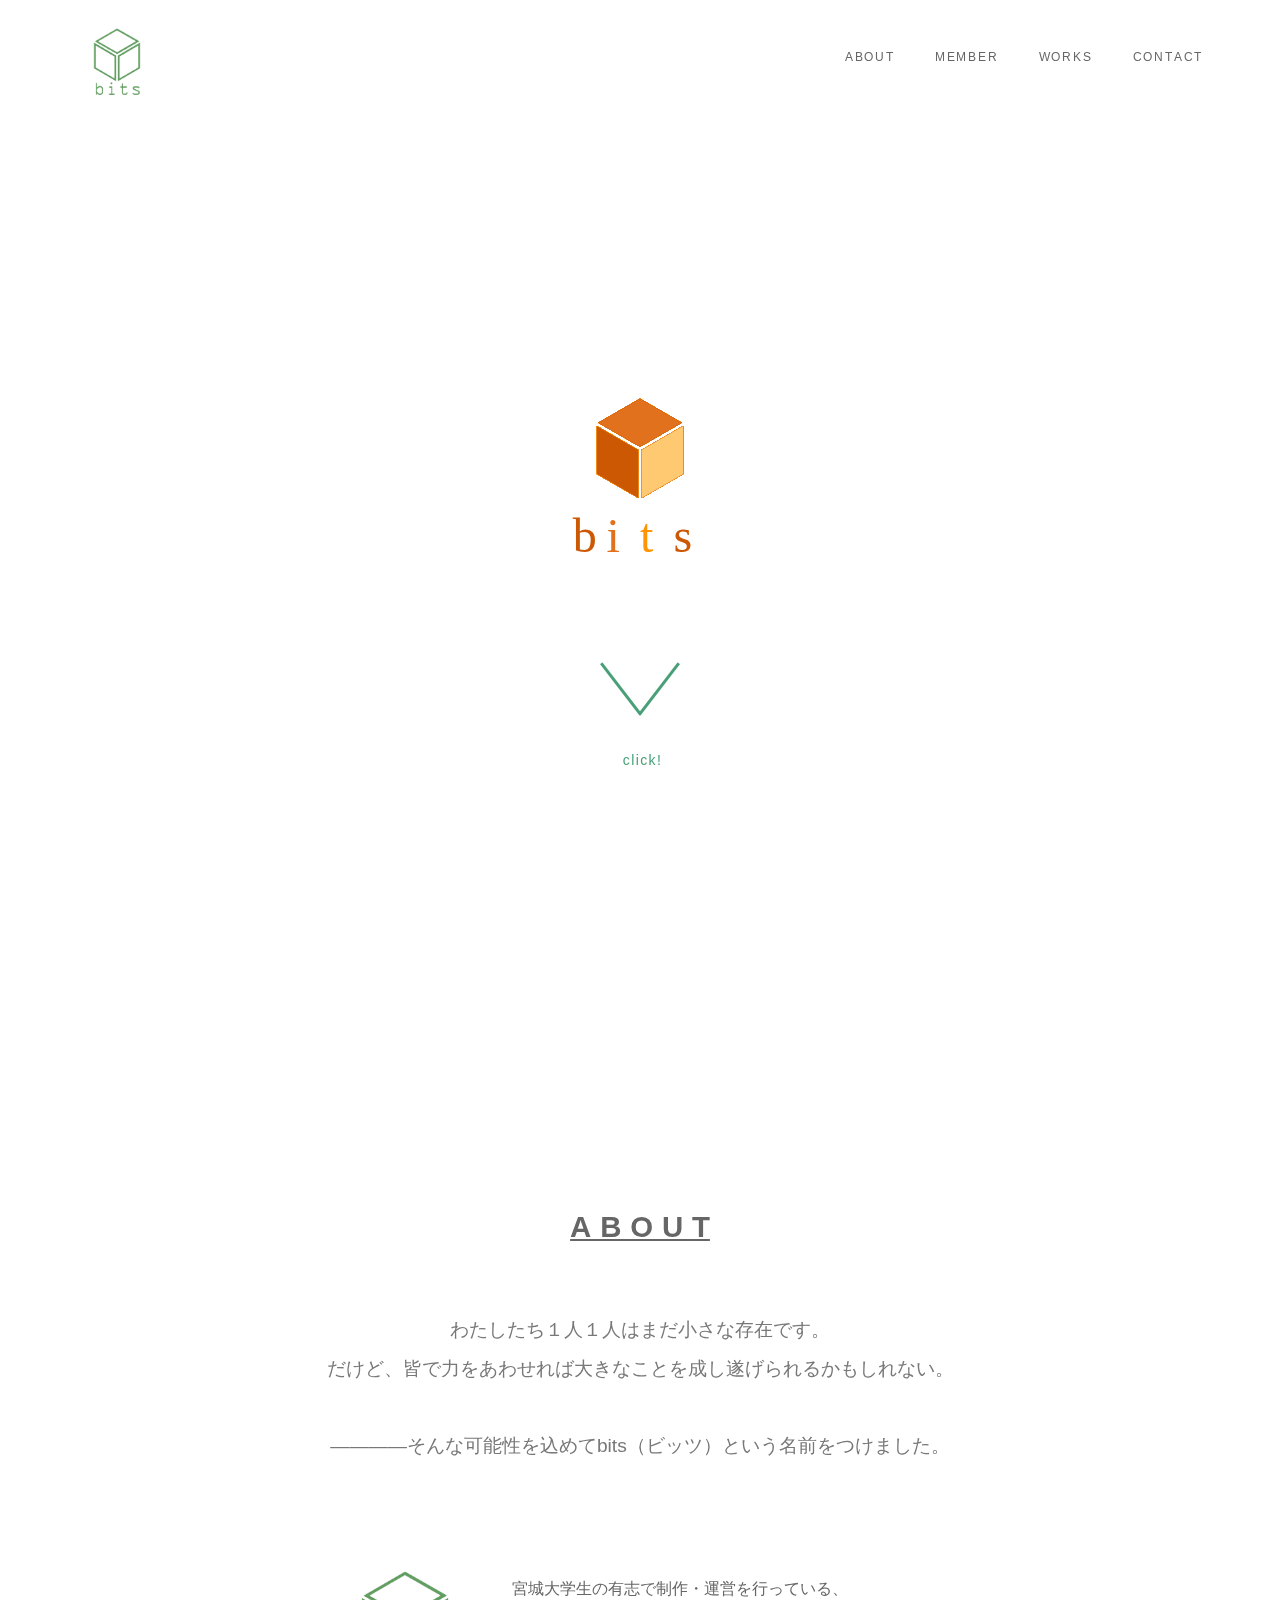
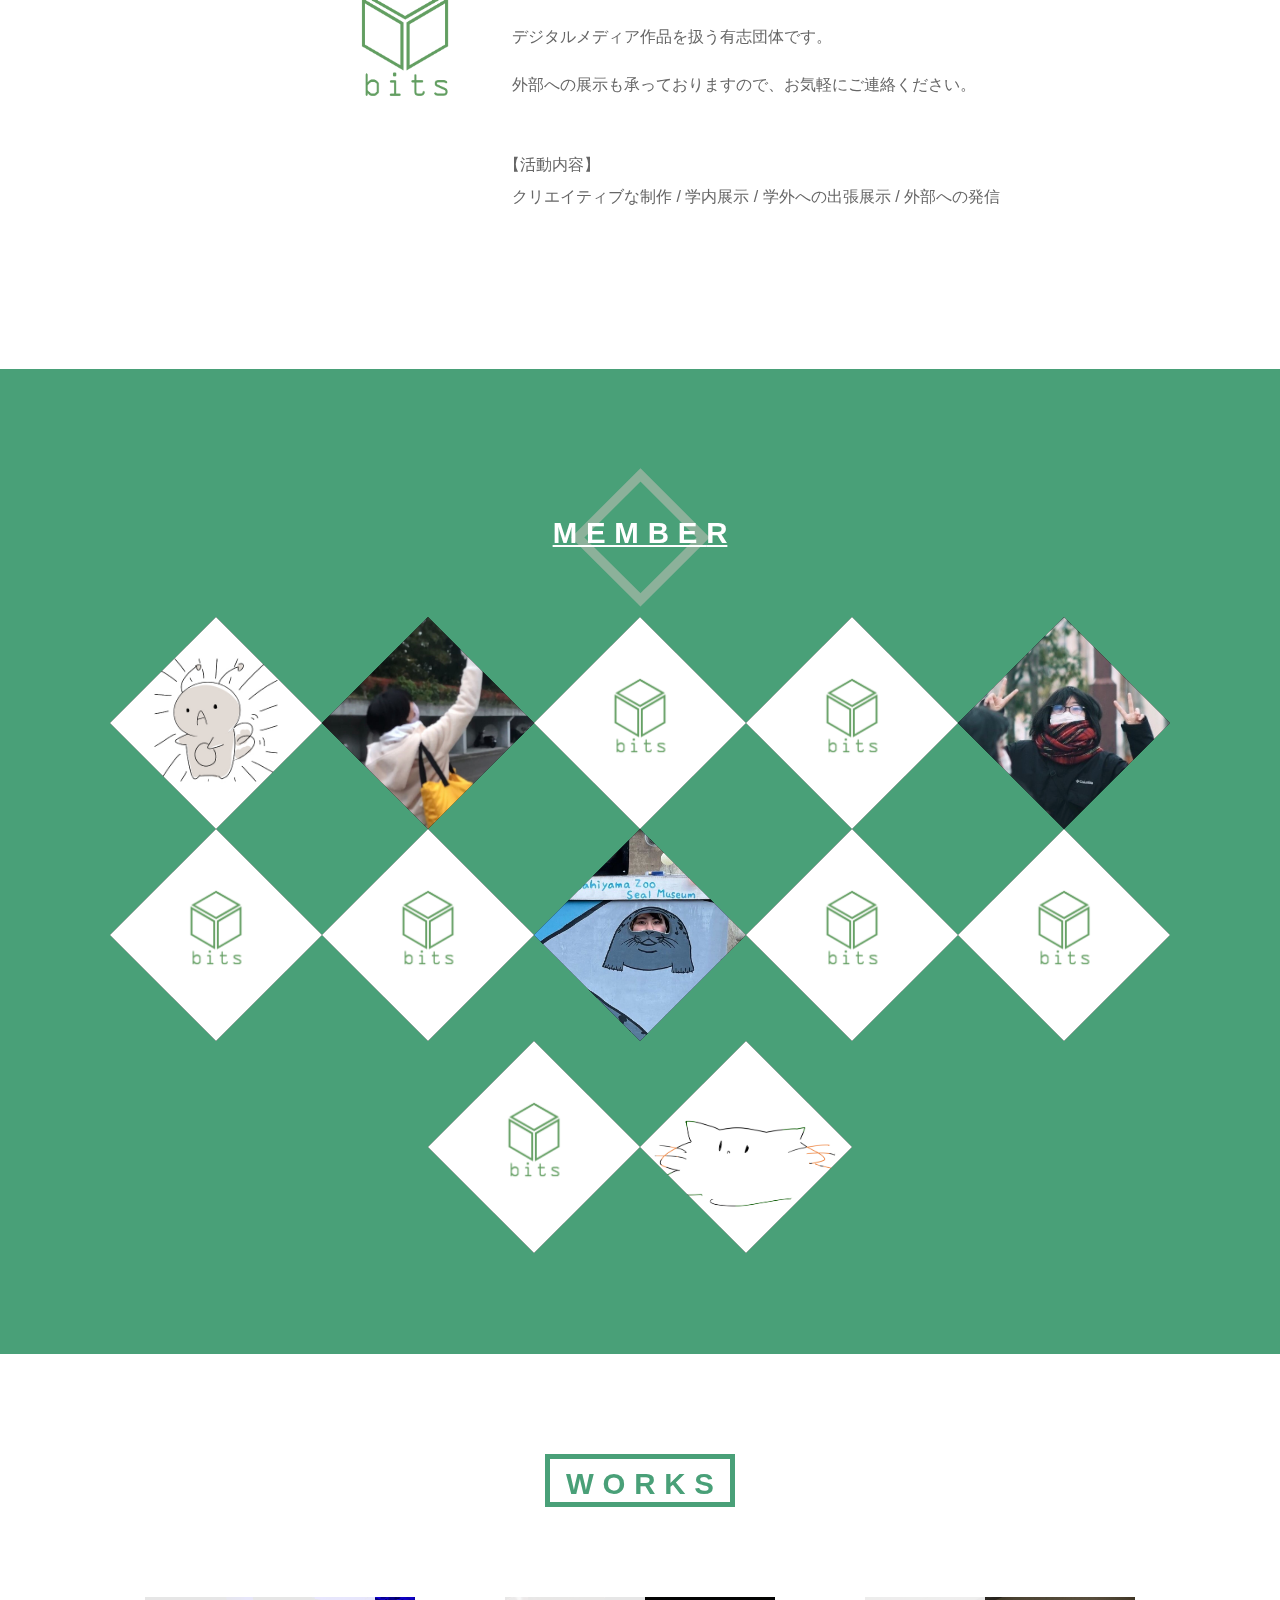
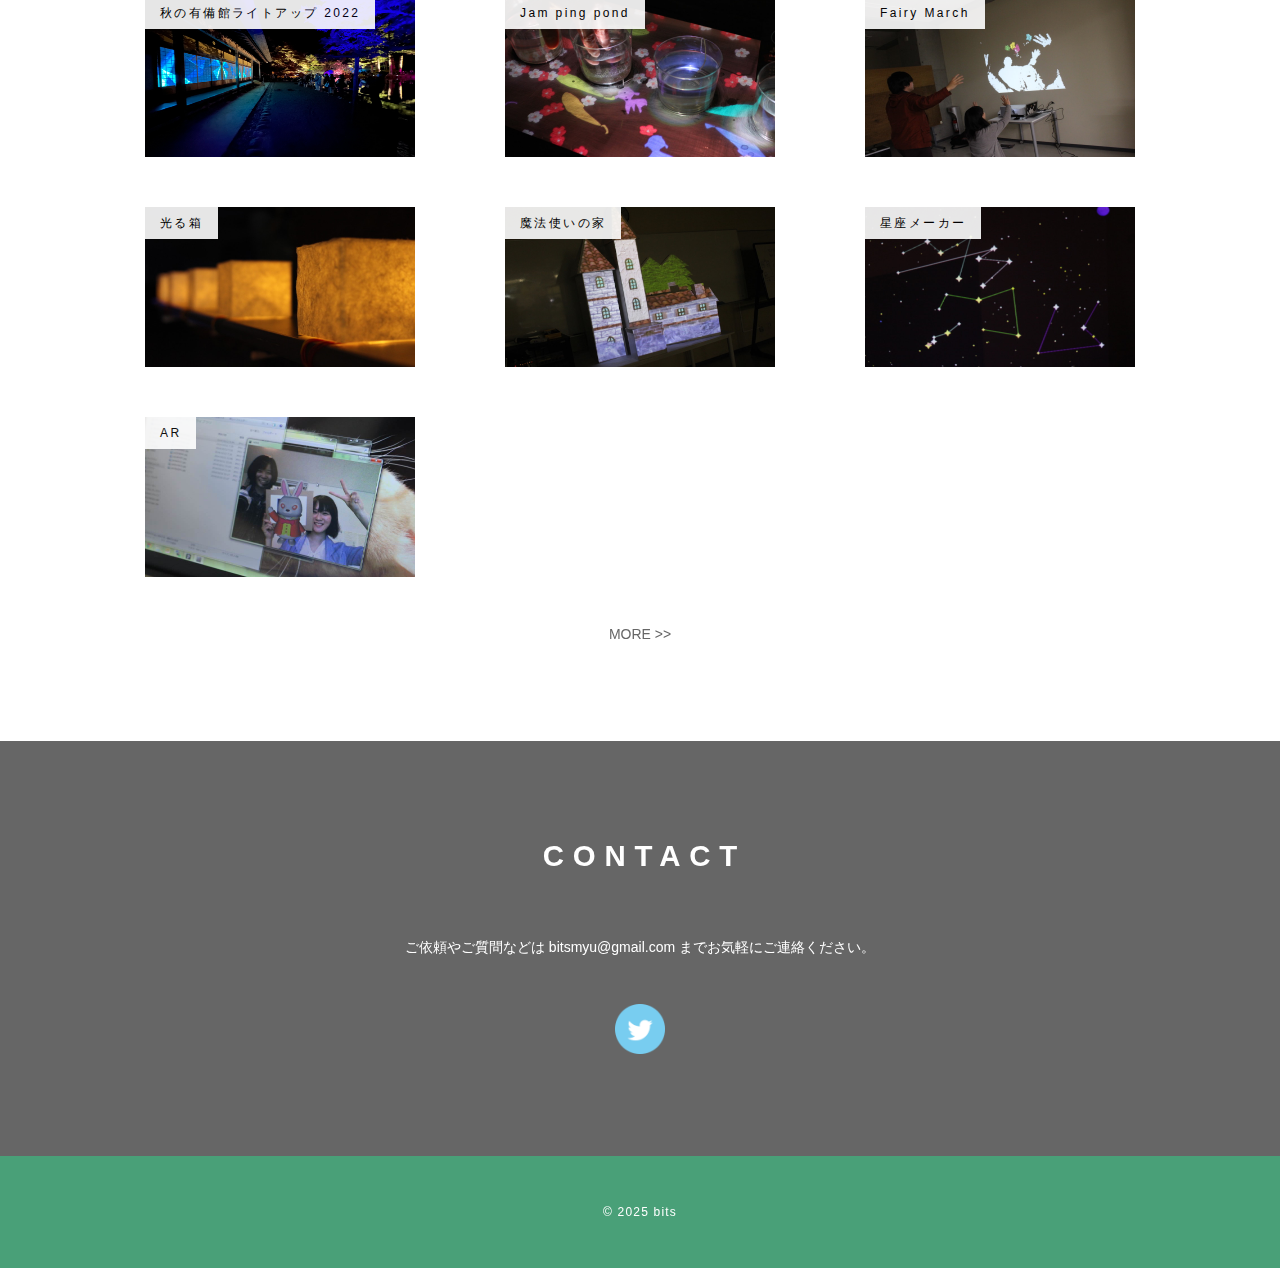
<file: index.html>
<!DOCTYPE html>
<html lang="ja">
  <head>
    <meta charset="utf-8" />
    <meta
      name="description"
      content="宮城大学でデジタルメディア作品の制作・展示を行っているbitsのウェブサイトです。"
    />
    <meta
      name="keywords"
      content="宮城大学,宮城大,bits,ビッツ,インタラクション"
    />
    <meta name="viewport" content="width=device-width,initial-scale=1" />
    <title>宮城大学 bits</title>
    <link rel="shortcut icon" href="favicon.ico" />
    <link rel="stylesheet" href="css/style.css" />
    <link rel="stylesheet" href="css/layout.css" />
    <link rel="stylesheet" href="css/diamonds.css" />
    <link rel="stylesheet" href="css/hover-min.css" />
    <script src="js/jquery-1.11.2.min.js"></script>
    <script src="js/jquery.diamonds.js"></script>
    <script src="js/main.js"></script>
    <script src="js/p5.js"></script>
    <script src="js/addons/p5.dom.js"></script>
    <script src="js/browser.js"></script>
    <script>
      (function (i, s, o, g, r, a, m) {
        i["GoogleAnalyticsObject"] = r;
        (i[r] =
          i[r] ||
          function () {
            (i[r].q = i[r].q || []).push(arguments);
          }),
          (i[r].l = 1 * new Date());
        (a = s.createElement(o)), (m = s.getElementsByTagName(o)[0]);
        a.async = 1;
        a.src = g;
        m.parentNode.insertBefore(a, m);
      })(
        window,
        document,
        "script",
        "//www.google-analytics.com/analytics.js",
        "ga"
      );

      ga("create", "UA-68969005-1", "auto");
      ga("send", "pageview");
    </script>
  </head>

  <body>
    <div id="wrapper">
      <div id="drawer-toggle">
        <h1 class="logo">
          <a href="#"><img src="images/nav_logo_sp.png" alt="bits" /></a>
        </h1>
        <div id="spNavi">
          <span class="top"></span>
          <span class="middle"></span>
          <span class="bottom"></span>
        </div>
      </div>
      <header id="header" class="">
        <nav class="gNavi clearfix">
          <h1 class="logo">
            <a href="#"><img src="images/logo.png" alt="bits" /></a>
          </h1>
          <ul>
            <li class="hvr-underline-from-center">
              <a href="#about">ABOUT</a>
            </li>
            <li class="hvr-underline-from-center">
              <a href="#member">MEMBER</a>
            </li>
            <li class="hvr-underline-from-center">
              <a href="#works">WORKS</a>
            </li>
            <li class="hvr-underline-from-center">
              <a href="#contact">CONTACT</a>
            </li>
          </ul>
        </nav>
      </header>
      <!-- /header -->
      <div id="top" class="contsBox">
        <div class="inner">
          <p class="logo">
            <img
              src="images/top_logo_sp.png"
              width="300"
              height="291"
              alt="bits"
            />
          </p>
          <a href="#about" class="link">
            <p class="arrow">
              <img
                src="images/top_arrow02.png"
                width="80"
                height="54"
                alt="bits"
              />
            </p>
            <p class="click">click!</p>
          </a>
        </div>
      </div>
      <div id="about" class="contsBox">
        <div class="inner">
          <h2 class="title01">
            <span class="space">ABOU</span>T
            <!-- <img src="http://ulab.myu.ac.jp/~bits/images/about_title.png" width="198"
						height="46" alt="ABOUT"> -->
          </h2>
          <p class="lead">
            わたしたち１人１人はまだ小さな存在です。<br />
            だけど、皆で力をあわせれば大きなことを成し遂げられるかもしれない。<br /><br />
            ――――そんな可能性を込めてbits（ビッツ）という名前をつけました。<br />
            <!-- <img src="http://ulab.myu.ac.jp/~bits/images/about_imgtext01.png" width="774"
						hright="157"
						alt="わたしたち１人１人はまだ小さな存在です。だけど、皆で力をあわせれば大きなことを成し遂げられるかもしれない。そんな可能性を込めてbits（ビッツ）という名前をつけました。">
					 -->
          </p>
          <div class="detail clearfix">
            <img class="logo" src="images/logo.png" alt="bits" />
            <p class="desc01">
              宮城大学生の有志で制作・運営を行っている、<br />
              <span>デジタルメディア</span>作品を扱う有志団体です。<br />
              <span>外部への展示も承っておりますので、</span
              ><span>お気軽にご連絡ください。</span>
            </p>
            <p class="desc02">【活動内容】</p>
            <p>
              クリエイティブな制作 / 学内展示 / 学外への出張展示
              <span>/ 外部への発信</span>
            </p>
          </div>
        </div>
      </div>
      <div id="member" class="contsBox">
        <div class="inner">
          <h2 class="title01">
            <span class="space">MEMBE</span><span class="u">R</span>

            <!-- <img src="http://ulab.myu.ac.jp/~bits/images/member_title.png" width="230"
						height="104" alt="MEMBER"> -->
          </h2>
          <div id="member_list"></div>
          <!-- <div class="diamondswrap"> -->
          <!-- 				<div class="item">
					<a href="http://ulab.myu.ac.jp/~bits/member#tabata">
					<img src="http://ulab.myu.ac.jp/~bits/images/member/m01_s.jpg" width="300" height="225" />
					<span class="detail">
					<span class="name">たばた</span>
					</span>
					</a>
				</div>

				<div class="item">
					<a href="http://ulab.myu.ac.jp/~bits/member#riho">
					<img src="http://ulab.myu.ac.jp/~bits/images/member/m02_s.jpg" width="300" height="225" />
					<span class="detail">
					<span class="name">りほ</span>
					</span>
					</a>
				</div>
				<div class="item">
					<a href="http://ulab.myu.ac.jp/~bits/member#higashi">
					<img src="http://ulab.myu.ac.jp/~bits/images/member/m03_s.jpg" width="300" height="225" />
					<span class="detail">
					<span class="name">ひがし</span>
					</span>
					</a>
				</div>
				<div class="item">
					<a href="http://ulab.myu.ac.jp/~bits/member#rina">
					<img src="http://ulab.myu.ac.jp/~bits/images/member/m04_s.jpg" width="300" height="225" />
					<span class="detail">
					<span class="name">りな</span>
					</span>
					</a>
				</div>
				<div class="item">
					<a href="http://ulab.myu.ac.jp/~bits/member#nao">
					<img src="http://ulab.myu.ac.jp/~bits/images/member/m05_s.jpg" width="300" height="225" />
					<span class="detail">
					<span class="name">なおー</span>
					</span>
					</a>
				</div>
				<div class="item">
					<a href="http://ulab.myu.ac.jp/~bits/member#mizuki">
					<img src="http://ulab.myu.ac.jp/~bits/images/member/m06_s.jpg" width="300" height="225" />
					<span class="detail">
					<span class="name">みずき</span>
					</span>
					</a>
				</div>
				<div class="item">
					<a href="http://ulab.myu.ac.jp/~bits/member#tonchan">
					<img src="http://ulab.myu.ac.jp/~bits/images/member/m14_s.jpg" width="300" height="225" />
					<span class="detail">
					<span class="name">とんちゃん</span>
					</span>
					</a>
				</div>
				<div class="item">
					<a href="http://ulab.myu.ac.jp/~bits/member#hajime">
					<img src="http://ulab.myu.ac.jp/~bits/images/member/m15_s.jpg" width="300" height="225" />
					<span class="detail">
					<span class="name">はじめ</span>
					</span>
					</a>
				</div> 
				<div class="item">
					<a href="http://ulab.myu.ac.jp/~bits/member#chiaki">
					<img src="http://ulab.myu.ac.jp/~bits/images/member/m16_s.jpg" width="300" height="225" />
					<span class="detail">
					<span class="name">ちあき</span>
					</span>
					</a>
				</div> -->
          <!--
				<div class="item">
					<a href="http://ulab.myu.ac.jp/~bits/member#ren">
					<img src="http://ulab.myu.ac.jp/~bits/images/member/m07_s.jpg" width="300" height="225" />
					<span class="detail">
					<span class="name">れん</span>
					</span>
					</a>
				</div>
				<div class="item">
					<a href="http://ulab.myu.ac.jp/~bits/member#yuna">
					<img src="http://ulab.myu.ac.jp/~bits/images/member/m08_s.jpg" width="300" height="225" />
					<span class="detail">
					<span class="name">ゆな</span>
					</span>
					</a>
				</div>

				<div class="item">
					<a href="http://ulab.myu.ac.jp/~bits/member#aika">
					<img src="http://ulab.myu.ac.jp/~bits/images/member/m09_s.jpg" width="300" height="225" />
					<span class="detail">
					<span class="name">あいか</span>
					</span>
					</a>
				</div>
				<div class="item">
					<a href="http://ulab.myu.ac.jp/~bits/member#miki">
					<img src="http://ulab.myu.ac.jp/~bits/images/member/m10_s.jpg" width="300" height="225" />
					<span class="detail">
					<span class="name">みき</span>
					</span>
					</a>
				</div>
				<div class="item">
					<a href="http://ulab.myu.ac.jp/~bits/member#hikaru">
					<img src="http://ulab.myu.ac.jp/~bits/images/member/m11_s.jpg" width="300" height="225" />
					<span class="detail">
					<span class="name">ひかる</span>
					</span>
					</a>
				</div>

				<div class="item">
					<a href="http://ulab.myu.ac.jp/~bits/member#shiga">
					<img src="http://ulab.myu.ac.jp/~bits/images/member/m24_s.jpg" width="300" height="225" />
					<span class="detail">
					<span class="name">しが</span>
					</span>
					</a>
				</div> 
-->
          <!-- <div class="item">
						<a href="http://ulab.myu.ac.jp/~bits/member#yagihiro">
							<img src="http://ulab.myu.ac.jp/~bits/images/member/m13_s.jpg" width="300" height="225" />
							<span class="detail">
								<span class="name">やぎひろ</span>
							</span>
						</a>
					</div>

					<div class="item">
						<a href="http://ulab.myu.ac.jp/~bits/member#akiu">
							<img src="http://ulab.myu.ac.jp/~bits/images/member/m12_s.jpg" width="288" height="225" />
							<span class="detail">
								<span class="name">あきう</span>
							</span>
						</a>
					</div>


					<div class="item">
						<a href="http://ulab.myu.ac.jp/~bits/member#iso">
							<img src="http://ulab.myu.ac.jp/~bits/images/member/m17_s.png" width="315" height="225" />
							<span class="detail">
								<span class="name">いそ</span>
							</span>
						</a>
					</div>


					<div class="item">
						<a href="http://ulab.myu.ac.jp/~bits/member#abekatsu">
							<img src="http://ulab.myu.ac.jp/~bits/images/member/m19_s.png" width="300" height="226" />
							<span class="detail">
								<span class="name">あべかつ</span>
							</span>
						</a>
					</div>
					<div class="item">
						<a href="http://ulab.myu.ac.jp/~bits/member#hideki">
							<img src="http://ulab.myu.ac.jp/~bits/images/member/m18_s.png" width="300" height="225" />
							<span class="detail">
								<span class="name">ひでき</span>
							</span>
						</a>
					</div>

					<div class="item">
						<a href="http://ulab.myu.ac.jp/~bits/member#naomi">
							<img src="http://ulab.myu.ac.jp/~bits/images/member/m22_s.png" width="300" height="221" />
							<span class="detail">
								<span class="name">なおなお</span>
							</span>
						</a>
					</div>
					<div class="item">
						<a href="http://ulab.myu.ac.jp/~bits/member#hitomi">
							<img src="http://ulab.myu.ac.jp/~bits/images/member/m21_s.png" width="300" height="219" />
							<span class="detail">
								<span class="name">ひっとぅー</span>
							</span>
						</a>
					</div>

					<div class="item">
						<a href="http://ulab.myu.ac.jp/~bits/member#ami">
							<img src="http://ulab.myu.ac.jp/~bits/images/member/m23_s.png" width="300" height="225" />
							<span class="detail">
								<span class="name">あみ</span>
							</span>
						</a>
					</div>
 -->

          <!-- </div> -->
        </div>
      </div>
      <div id="works" class="contsBox">
        <div class="inner">
          <h2 class="title01">
            <span class="space">WORK</span><span class="u">S</span>
            <!-- <img src="http://ulab.myu.ac.jp/~bits/images/works_title.png" width="255" height="82" alt="WORKS"> -->
          </h2>
          <ul class="clearfix">
            <li class="hvr-float-shadow">
              <a href="works.html#2022_1"
                ><span class="img"
                  ><img src="images/works/2022_1.jpeg" alt="" /></span
                ><span class="title">秋の有備館ライトアップ 2022</span></a
              >
            </li>
            <li class="hvr-float-shadow">
              <a href="works.html#w13"
                ><span class="img"
                  ><img src="images/works_img12.jpg" alt="" /></span
                ><span class="title">Jam ping pond</span></a
              >
            </li>
            <li class="hvr-float-shadow">
              <a href="works.html#w12"
                ><span class="img"
                  ><img src="images/works_img11.jpg" alt="" /></span
                ><span class="title">Fairy March</span></a
              >
            </li>
            <li class="hvr-float-shadow">
              <a href="works.html#w11"
                ><span class="img"
                  ><img src="images/works_img10.jpg" alt="" /></span
                ><span class="title">光る箱</span></a
              >
            </li>
            <li class="hvr-float-shadow">
              <a href="works.html#w10"
                ><span class="img"
                  ><img src="images/works_img09.jpg" alt="" /></span
                ><span class="title">魔法使いの家</span></a
              >
            </li>
            <li class="hvr-float-shadow">
              <a href="works.html#w09"
                ><span class="img"
                  ><img src="images/works_img08.jpg" alt="" /></span
                ><span class="title">星座メーカー</span></a
              >
            </li>
            <li class="hvr-float-shadow">
              <a href="works.html#w03"
                ><span class="img"
                  ><img src="images/works_img06.jpg" alt="" /></span
                ><span class="title">AR</span></a
              >
            </li>
          </ul>
          <p class="more"><a href="works.html">MORE >></a></p>
        </div>
      </div>
      <div id="contact" class="contsBox">
        <div class="inner">
          <h2 class="title01">
            <span class="space">CONTAC</span>T
            <!-- <img src="http://ulab.myu.ac.jp/~bits/images/contact_title.png" width="200" height="26"
						alt="CONTACT"> -->
          </h2>
          <p>
            ご依頼やご質問などは bitsmyu@gmail.com までお気軽にご連絡ください。
          </p>
          <!-- <div class="contactForm clearfix"> -->
          <!-- <div class="form">
						<form action="php/mail.php " method="post" autocomplete="on">
							<p>
								<input type="text" name="username" id="username" required="required"
									placeholder="NAME" />
							</p>
							<p>
								<input type="email" name="usermail" id="usermail" placeholder="E-MAIL"
									required="required" />
							</p>
							<p>
								<input type="text" name="subject" id="subject" placeholder="TITLE" />
							</p>
							<p>
								<textarea placeholder="MESSAGE" required="required"></textarea>
							</p>
							<a>
								<button class="hvr-sweep-to-right" type="submit">SEND</button>
							</a>
						</form>
					</div> -->
          <div class="sns">
            <!-- <a href="https://www.facebook.com/myubits" target="_blank">
							<img class="facebook" src="http://ulab.myu.ac.jp/~bits/images/icon_fb.png" width="100"
								height="100" alt="facebook">
						</a> -->
            <a href="https://twitter.com/Xx_bits_xX" target="_blank">
              <img class="twitter" src="images/icon_tw.png" alt="twitter" />
            </a>
            <!-- </div> -->
          </div>
        </div>
      </div>
      <div id="toTop">
        <a href="#header"><img src="images/arrow02.png" alt="" /></a>
      </div>
      <footer id="footer">
        <small>© 2025 bits</small>
      </footer>
      <div class="overlay"></div>
    </div>
    <div id="drawer">
      <nav class="gNavi">
        <a class="logo" href="#"
          ><img class="menu" src="images/logo_sp.png" alt="bits"
        /></a>
        <ul>
          <li><a class="menu" href="#about">ABOUT</a></li>
          <li><a class="menu" href="#member">MEMBER</a></li>
          <li><a class="menu" href="#works">WORKS</a></li>
          <li><a class="menu" href="#contact">CONTACT</a></li>
        </ul>
        <div class="sns clearfix">
          <a href="https://www.facebook.com/myubits" target="_blank">
            <img class="facebook" src="images/icon_fb.png" alt="facebook" />
          </a>
          <a href="https://twitter.com/myubits" target="_blank">
            <img class="twitter" src="images/icon_tw.png" alt="twitter" />
          </a>
        </div>
      </nav>
    </div>
  </body>
</html>
</file>
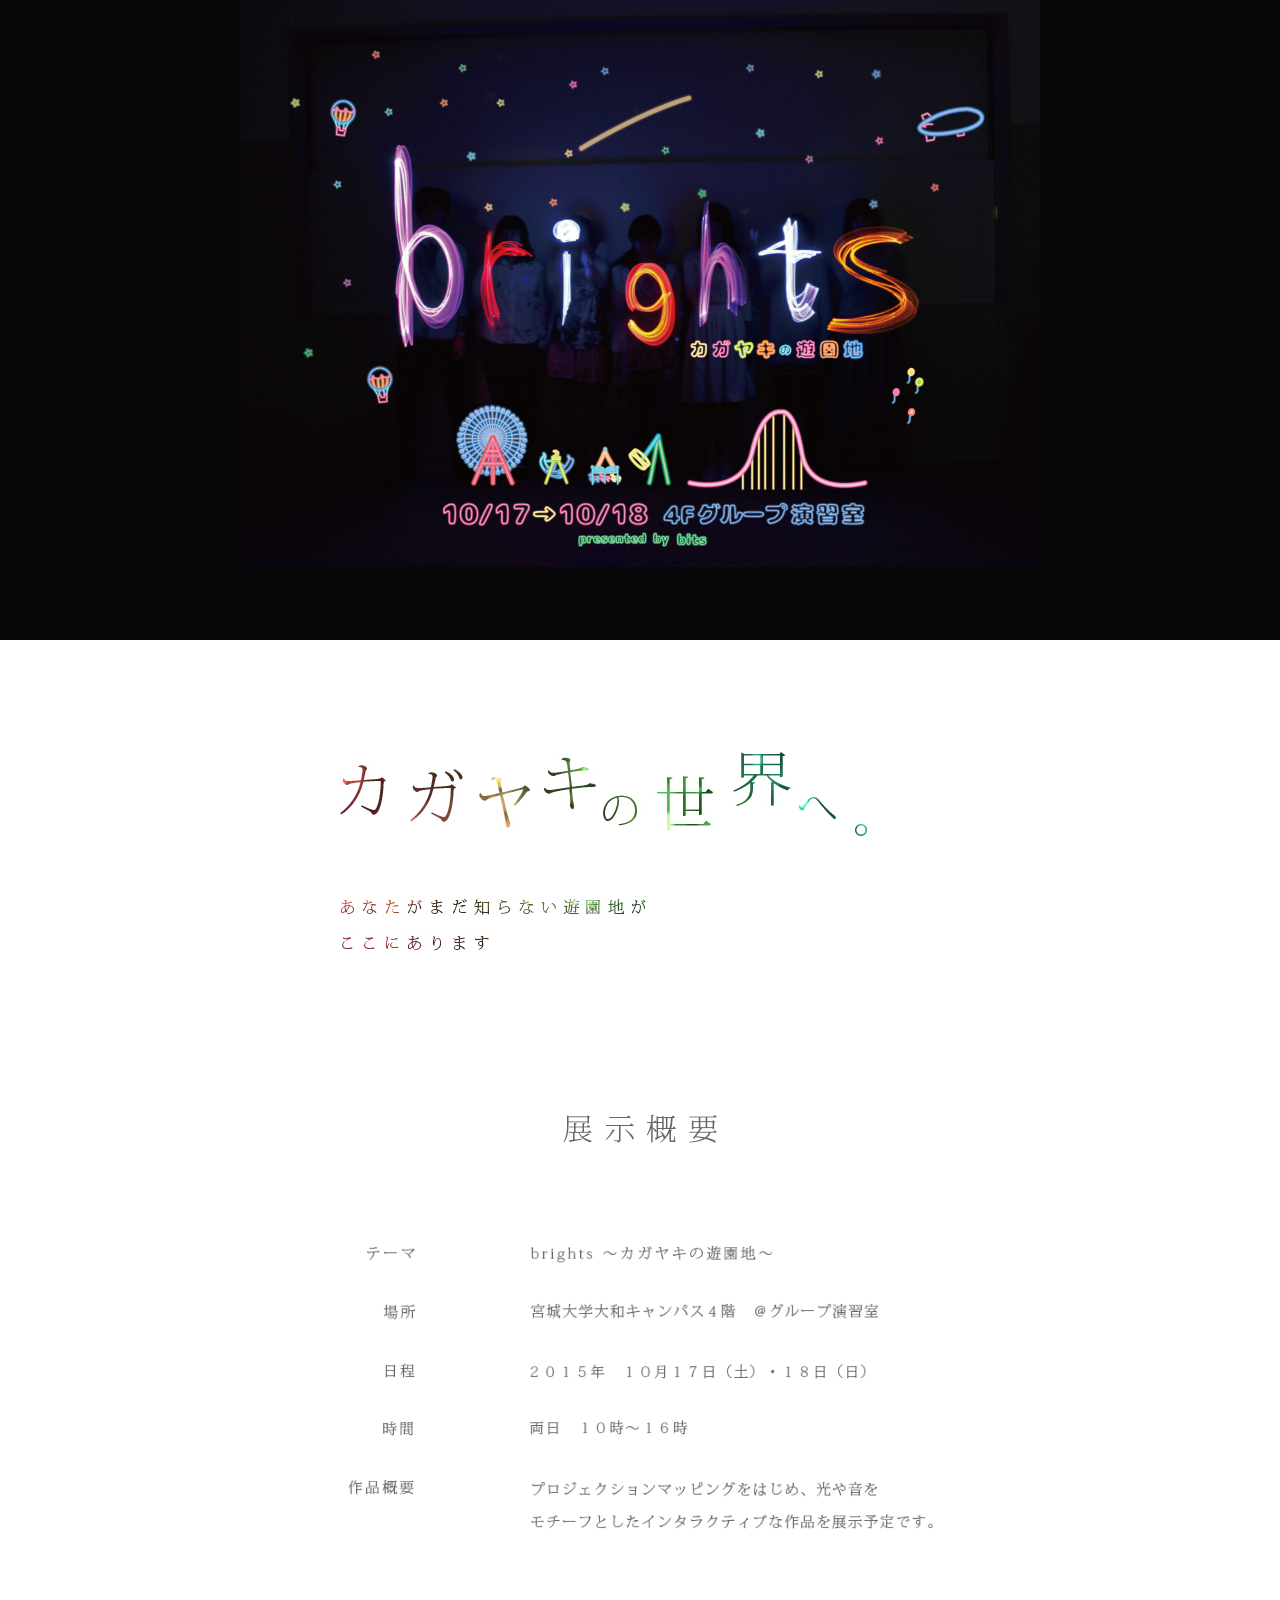
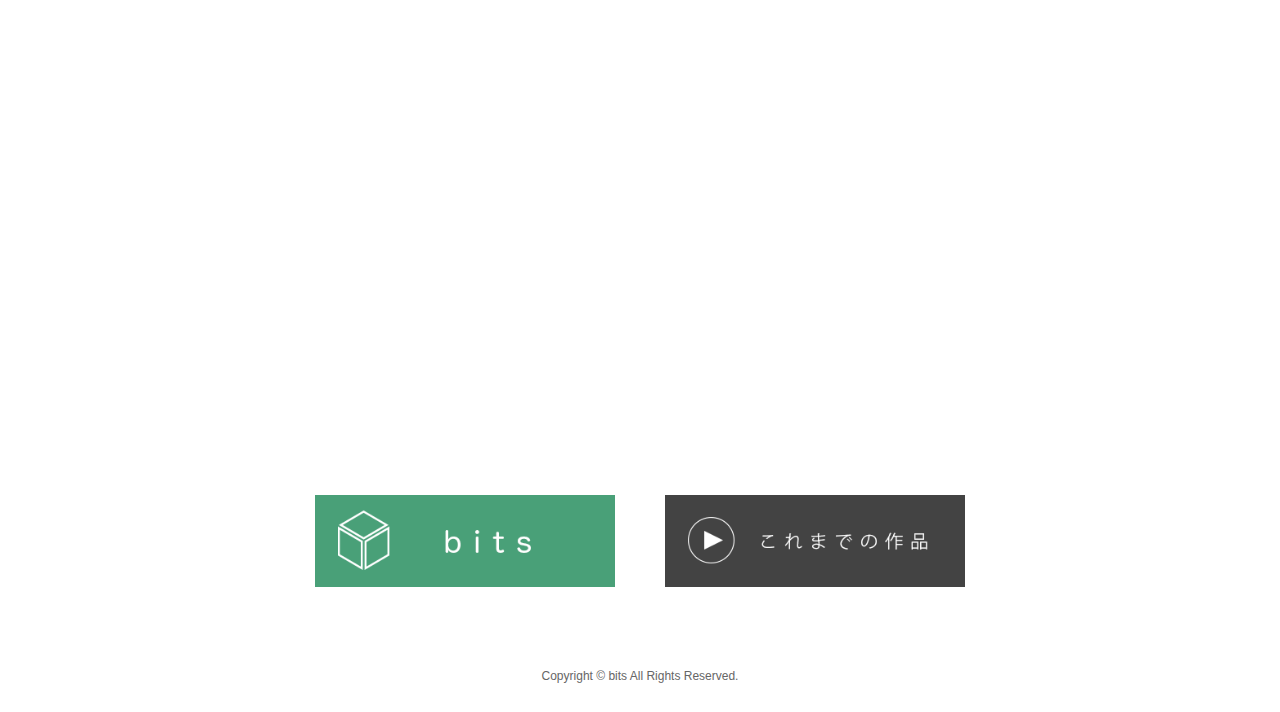
<file: fes15_lp/index.html>
<!DOCTYPE html>
<html lang="ja">
<head>
<meta charset="utf-8">
<meta name="description" content="">
<meta name="keywords" content="宮城大学,宮城大学大学祭,bits,ビッツ,">
<!-- <meta name="viewport" content="width=device-width,initial-scale=1"> !-->
<title></title>
<link rel="shortcut icon" href=""/>
<link rel="stylesheet" href="css/style.css">
<style type="text/css" media="screen">

</style>
</head>
<body>
<div class="wrapper">
	<div class="inner">
		<div class="leadImg">
			<h2><img src="images/lead_img01.jpg" alt="カガヤキの世界へ"></h2>	
			<p><img src="images/lead_img02.jpg" alt="カガヤキの世界へ"></p>
		</div>
		<div class="concept">
			<h3><img src="images/concept_title.png" alt="展示概要"></h3>
			<p class="detail"><img src="images/concept_detail.png" alt="【テーマ】brights 〜カガヤキの遊園地〜【場所】宮城大学大和キャンパス４階　＠グループ演習室【日程】２０１５年　１０月１７日（土）・１８日（日）【時間】両日　１０時〜１６時【作品概要】プロジェクションマッピングをはじめ、光や音をモチーフとしたインタラクティブな作品を展示予定です。"></p>
		</div>
		<div class="map">
			<iframe src="https://www.google.com/maps/embed?pb=!1m18!1m12!1m3!1d25032.16915489914!2d140.83963035!3d38.34849264999998!2m3!1f0!2f0!3f0!3m2!1i1024!2i768!4f13.1!3m3!1m2!1s0x5f8981bbb61b5f61%3A0xd958b5a81127ca71!2z44CSOTgxLTMyNzEg5a6u5Z-O55yM6buS5bed6YOh5aSn5ZKM55S65a2m6IuR77yR4oiS77yRIOWuruWfjuWkp-Wtpg!5e0!3m2!1sja!2sjp!4v1443452432906" width="650" height="350" frameborder="0" style="border:0" allowfullscreen></iframe>
		</div>
		<div class="link clearfix">
			<a href="http://ulab.myu.ac.jp/~bits/" class="bits"><img src="images/bn01.png" alt="bits">
			</a>
			<a href="http://ulab.myu.ac.jp/~bits/work.html" class="works">
				<img src="images/bn02.png" alt="これまでの作品">
			</a>
		</div>
	</div>
	<footer>
		<small>Copyright &copy; bits All Rights Reserved.</small>
	</footer>
</div>
</body>
</html>
</file>
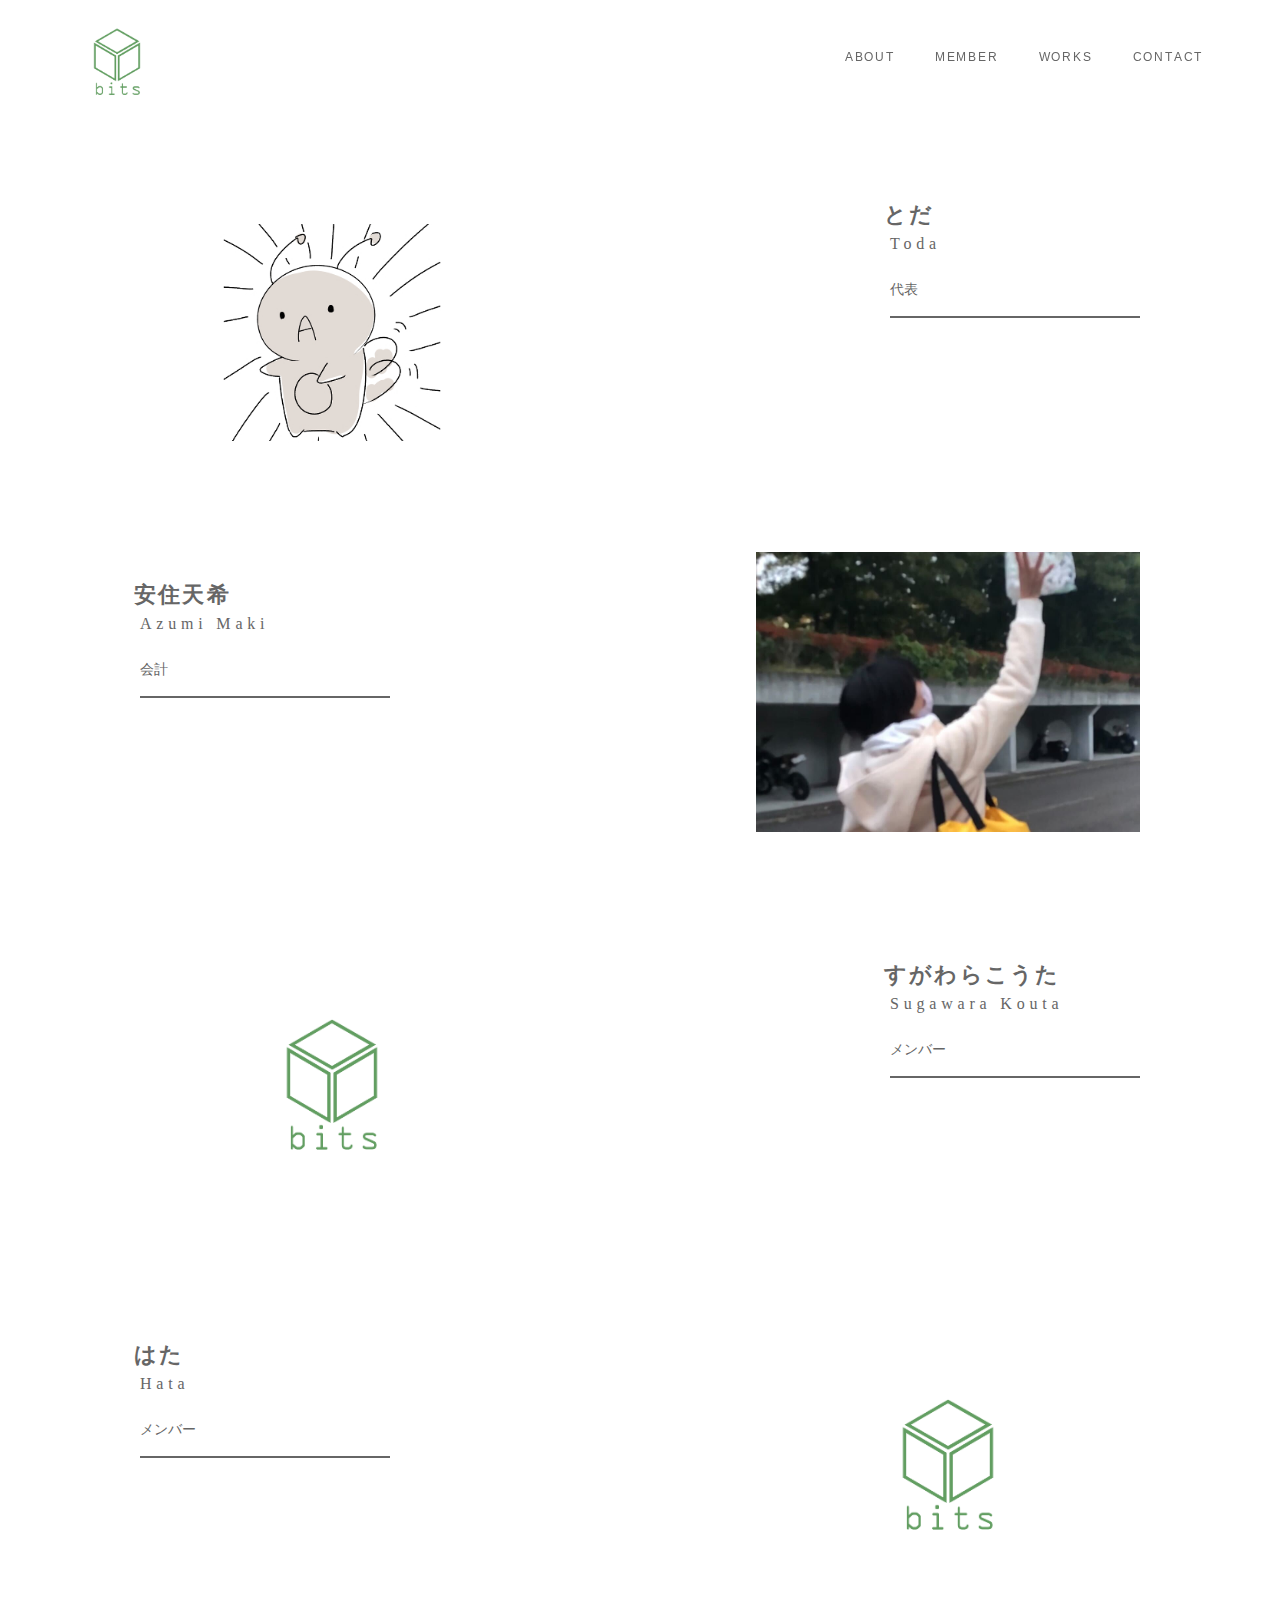
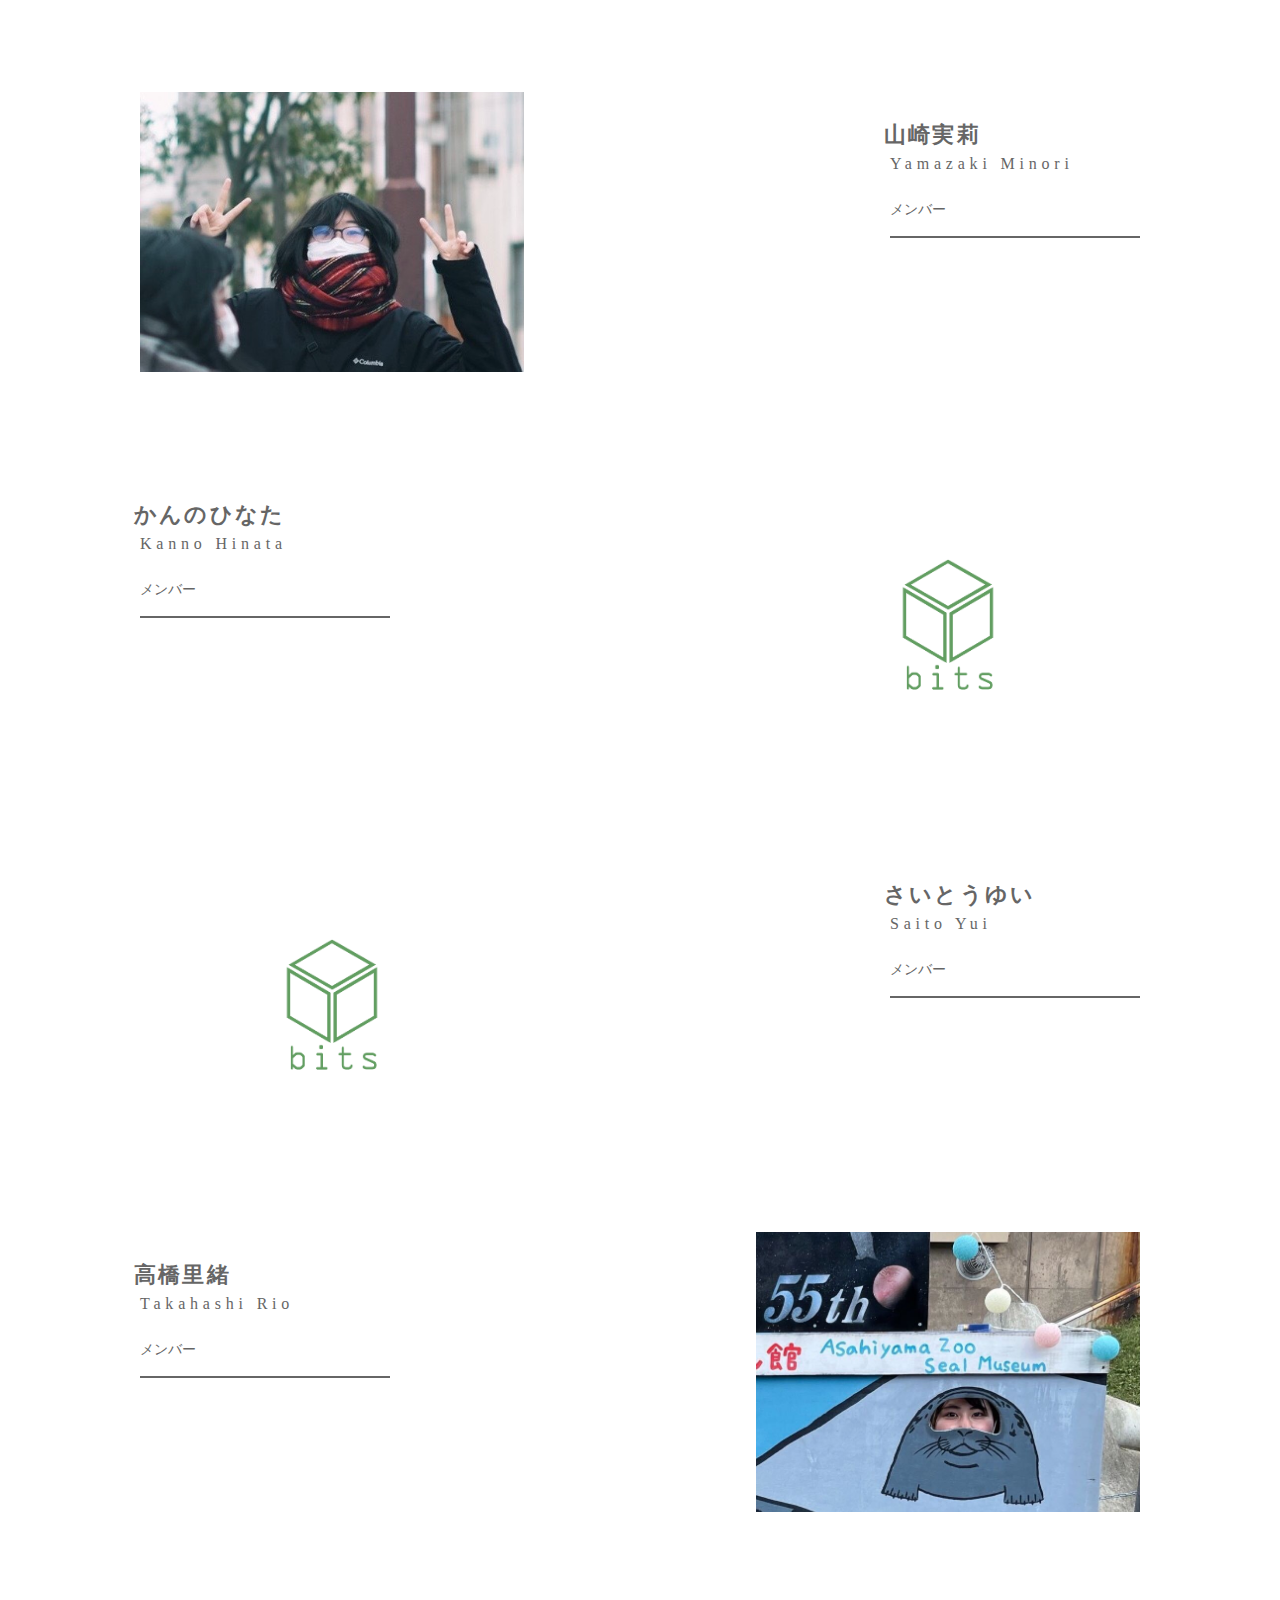
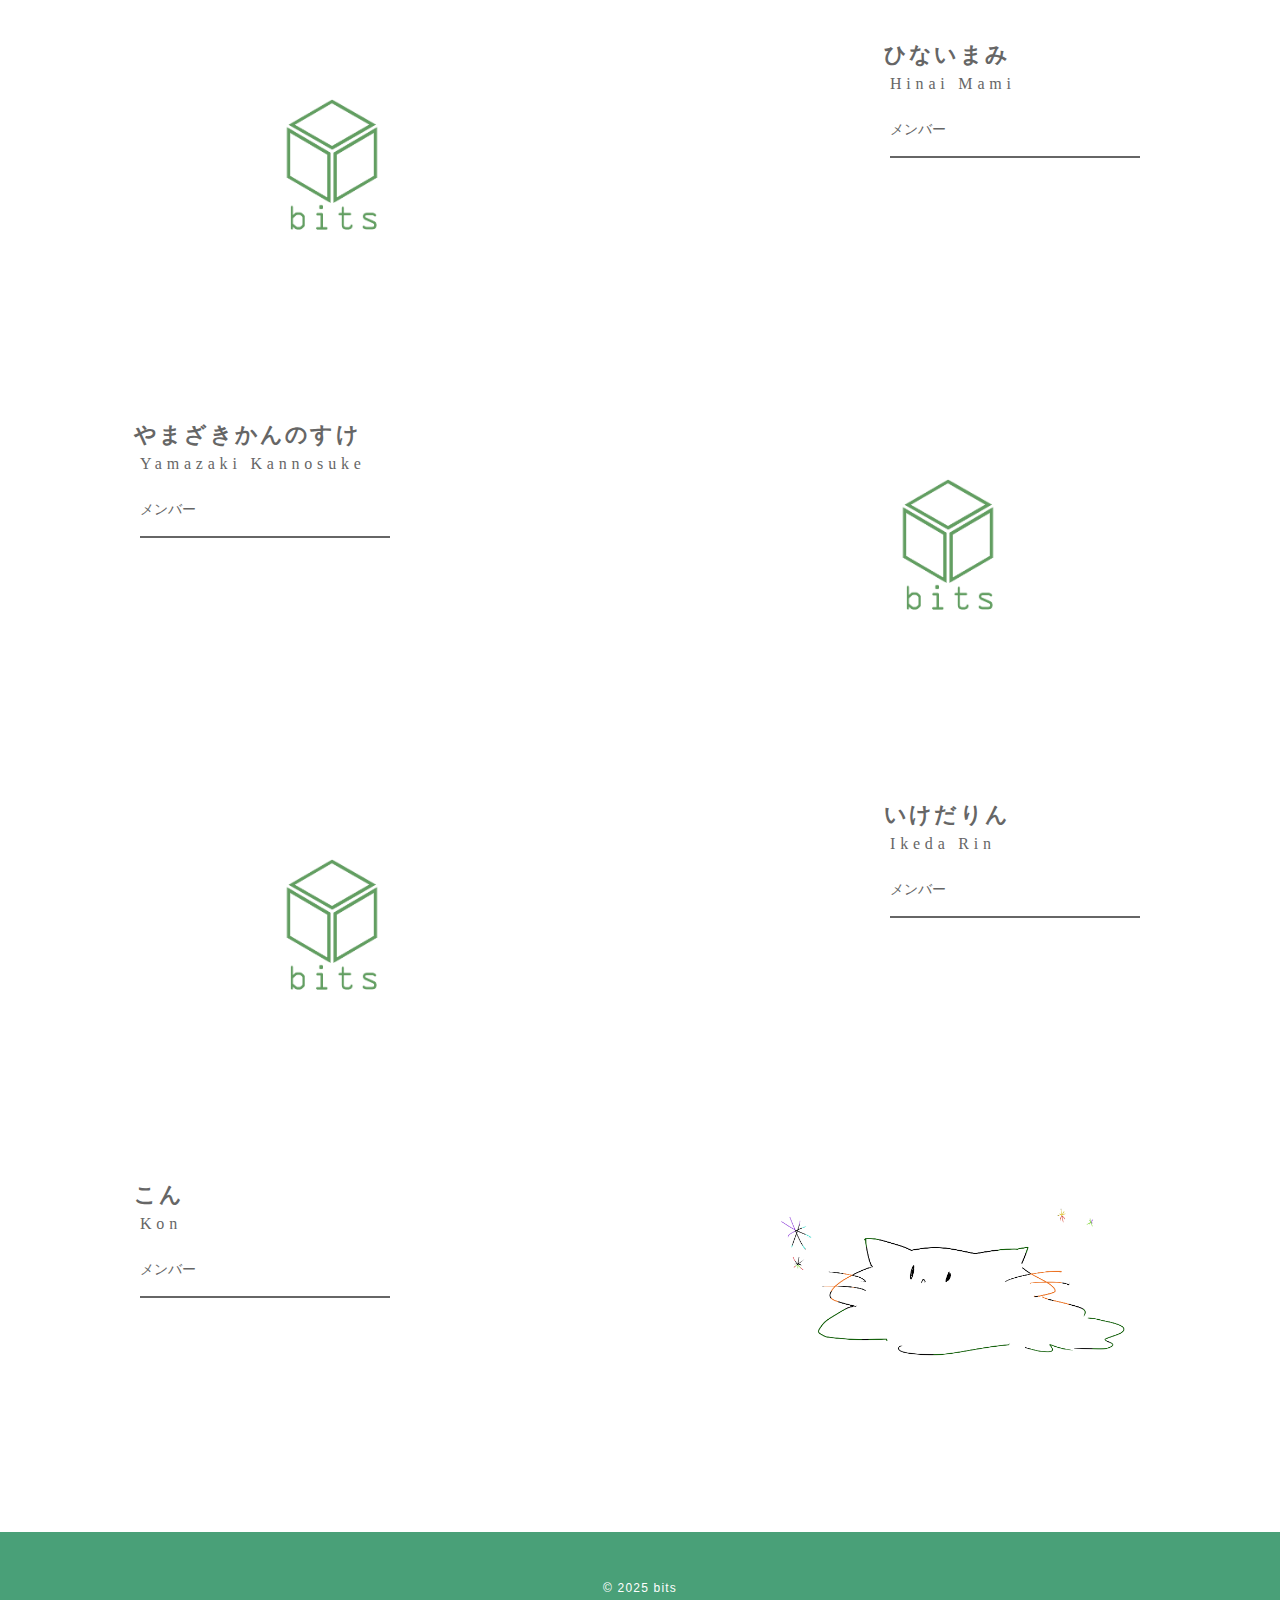
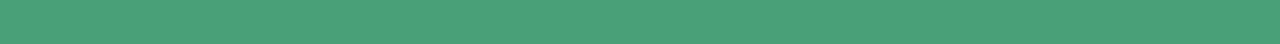
<file: member.html>
<!DOCTYPE html>
<html lang="ja">
<head>
<meta charset="utf-8">
<meta name="description" content="宮城大学でデジタルメディア作品の制作・展示を行っているbitsのウェブサイトです。このページではメンバーを紹介しています。">
<meta name="keywords" content="宮城大学,宮城大,bits,ビッツ,インタラクション">
<meta name="viewport" content="width=device-width,initial-scale=1">
<title>member</title>
<link rel="shortcut icon" href="favicon.ico"/>
<link rel="stylesheet" href="css/style.css">
<link rel="stylesheet" href="css/member/style.css">
<link rel="stylesheet" href="css/layout.css">
<link rel="stylesheet" href="css/diamonds.css">
<link rel="stylesheet" href="css/hover-min.css">
<script src="js/jquery-1.11.2.min.js"></script>
<script src="js/jquery.diamonds.js"></script>
<script src="js/main.js"></script>
</head>

<body>
<div id="wrapper">
	<div id="drawer-toggle">
		<h1 class="logo">
			<a href=""><img src="images/nav_logo_sp.png" alt="bits"></a>
		</h1>
		<div id="spNavi">
	    <span class="top"></span>
	    <span class="middle"></span>
	    <span class="bottom"></span>
		</div>
	</div>

	<header id="header" class="">
		<nav class="gNavi clearfix">
			<h1 class="logo">
				<a href=""><img src="images/logo.png" alt="bits"></a>
			</h1>
			<ul>
				<li class="hvr-underline-from-center"><a href="index.html">ABOUT</a></li>
				<li class="hvr-underline-from-center"><a href="member.html/#header">MEMBER</a></li>
				<li class="hvr-underline-from-center"><a href="works.html">WORKS</a></li>
				<li class="hvr-underline-from-center"><a href="index.html#contact">CONTACT</a></li>
			</ul>
		</nav>
	</header><!-- /header -->


	<div id="memberList"></div>

	<!-- <div id="tabata" class="member clearfix">
		<div class="img">
			<img src="images/member/m01.jpg" />
		</div>
		<div class="info">
			<p class="name">たばた</p>
			<p class="nameEng">Tabata</p>
			<p class="status">事業構想学部デザイン情報学科　16'卒</p>
			<p class="comment"></p>
			<p class="works">
			<a href="works#w13">Jam ping pond</a>
			</p>
		</div>
	</div>
	<div id="riho" class="member clearfix">
		<div class="img">
			<img src="images/member/m02.jpg" />
		</div>
		<div class="info">
			<p class="name">りほ</p>
			<p class="nameEng">Riho</p>
			<p class="status">事業構想学部デザイン情報学科　16'卒</p>
			<p class="comment"></p>
			<p class="works">
			<a href="works#w12">Fairy March</a>
			</p>
		</div>
	</div>
	<div id="higashi" class="member clearfix">
		<div class="img">
			<img src="images/member/m03.jpg" />
		</div>
		<div class="info">
			<p class="name">ひがし</p>
			<p class="nameEng">Higashi</p>
			<p class="status">事業構想学部デザイン情報学科　16'卒</p>
			<p class="comment">ありがとう。おれいとう。ありがとう。</p>
			<p class="works"><a href="works#w13">Jam ping pond</a></p>
		</div>
	</div>
	<div id="rina" class="member clearfix">
		<div class="img">
			<img src="images/member/m04.jpg" />
		</div>
		<div class="info">
			<p class="name">りな</p>
			<p class="nameEng">Rina</p>
			<p class="status">事業構想学部デザイン情報学科　16'卒</p>
			<p class="comment">写真は盛りにいきました。</p>
			<p class="works"><a href="works#w10">魔法使いの家</a></p>
		</div>
	</div>
	<div id="nao" class="member clearfix">
		<div class="img">
			<img src="images/member/m05.jpg" />
		</div>
		<div class="info">
			<p class="name">なおー</p>
			<p class="nameEng">Nao</p>
			<p class="status">事業構想学部デザイン情報学科　16'卒</p>
			<p class="comment">鼻炎薬を毎日欠かさず飲んでます。最近Kindle買いました。</p>
			<p class="works">
			<a href="works#w10">魔法使いの家</a>
			</p>
		</div>
	</div>
	<div id="mizuki" class="member clearfix">
		<div class="img">
			<img src="images/member/m06.jpg" />
		</div>
		<div class="info">
			<p class="name">みずき</p>
			<p class="nameEng">Mizuki</p>
			<p class="status">事業構想学部デザイン情報学科　16'卒</p>
			<p class="comment"></p>
			<p class="works"><a href="works#w12">Fairy March</a></p>
		</div>
	</div>
	<div id="tonchan" class="member clearfix">
		<div class="img">
			<img src="images/member/m14.jpg" />
		</div>
		<div class="info">
			<p class="name">とんちゃん</p>
			<p class="nameEng">Tonchan</p>
			<p class="status">事業構想学部デザイン情報学科　16'卒</p>
			<p class="comment">㌧ちゃんと畏敬の念込めて呼ばれています。趣味は手芸とおかし作りと読経です。</p>
			<p class="works"><a href="works#w11">光る箱</a></p>
		</div>
	</div>
	<div id="hajime" class="member clearfix">
		<div class="img">
			<img src="images/member/m15.jpg" />
		</div>
		<div class="info">
			<p class="name">はじめ</p>
			<p class="nameEng">Hazime</p>
			<p class="status">事業構想学部デザイン情報学科　16'卒</p>
			<p class="comment">Just do it</p>
			<p class="works"></p>
		</div>
	</div>
	<div id="chiaki" class="member clearfix">
		<div class="img">
			<img src="images/member/m16.jpg" />
		</div>
		<div class="info">
			<p class="name">ちあき</p>
			<p class="nameEng">Chiaki</p>
			<p class="status">事業構想学部デザイン情報学科　16'卒</p>
			<p class="comment">小さい時は金魚の餌を食べてました。</p>
			<p class="works"></p>
		</div>
	</div> -->

<!-- 	<div id="ren" class="member clearfix">
		<div class="img">
			<img src="images/member/m07.jpg" />
		</div>
		<div class="info">
			<p class="name">れん</p>
			<p class="nameEng">Ren</p>
			<p class="status">事業構想学部デザイン情報学科　18'卒</p>
			<p class="comment">たこ焼き屋の娘。パンダが好き。</p>
			<p class="works"><a href="works#w09">星座メーカー</a></p>
		</div>
	</div>
	<div id="yuna" class="member clearfix">
		<div class="img">
			<img src="images/member/m08.jpg" />
		</div>
		<div class="info">
			<p class="name">ゆな</p>
			<p class="nameEng">Yuna</p>
			<p class="status">事業構想学部デザイン情報学科　18'卒</p>
			<p class="comment">銀だこのスタンプカードはゴールドカード。</p>
			<p class="works"><a href="works#w09">星座メーカー</a></p>
		</div>
	</div>
	<div id="aika" class="member clearfix">
		<div class="img">
			<img src="images/member/m09.jpg" />
		</div>
		<div class="info">
			<p class="name">あいか</p>
			<p class="nameEng">Aika</p>
			<p class="status">事業構想学部デザイン情報学科　18'卒</p>
			<p class="comment"></p>
			<p class="works"><a href="works#w10">魔法使いの家</a></p>
		</div>
	</div>
	<div id="miki" class="member clearfix">
		<div class="img">
			<img src="images/member/m10.jpg" />
		</div>
		<div class="info">
			<p class="name">みき</p>
			<p class="nameEng">Miki</p>
			<p class="status">事業構想学部デザイン情報学科　18'卒</p>
			<p class="comment"></p>
			<p class="works"><a href="works#w11">光る箱</a></p>
		</div>
	</div>
	<div id="hikaru" class="member clearfix">
		<div class="img">
			<img src="images/member/m11.jpg" />
		</div>
		<div class="info">
			<p class="name">ひかる</p>
			<p class="nameEng">Hikaru</p>
			<p class="status">事業構想学部デザイン情報学科　18'卒</p>
			<p class="comment">猫より犬派。服が好き。<br>ポスター、展示レイアウト等担当。</p>
			<p class="works"></p>
		</div>
	</div>
	<div id="shiga" class="member clearfix">
		<div class="img">
			<img src="images/member/m24.jpg" />
		</div>
		<div class="info">
			<p class="name">しが</p>
			<p class="nameEng">Shiga</p>
			<p class="status">事業構想学部デザイン情報学科　18'卒</p>
			<p class="comment"></p>
			<p class="works"></p>
		</div>
	</div> -->

	<!-- <div id="yagihiro" class="member clearfix">
		<div class="img">
			<img src="images/member/m13.jpg" />
		</div>
		<div class="info">
			<p class="name">やぎひろ</p>
			<p class="nameEng">Yagihiro</p>
			<p class="status">事業構想学部デザイン情報学科　19'卒</p>
			<p class="comment">Kinectにハマってます</p>
			<p class="works">魔法の絨毯、テル坊の冒険</p>
		</div>
	</div>

	<div id="akiu" class="member clearfix">
		<div class="img">
			<img src="images/member/m12.jpg" />
		</div>
		<div class="info">
			<p class="name">あきう</p>
			<p class="nameEng">Akiu</p>
			<p class="status">事業構想学部デザイン情報学科　</p>
			<p class="comment">MONSTER依存症<br>趣味はnoise関数を弄ることです。</p>
			<p class="works"></p>
		</div>
	</div>

	<div id="fuki" class="member clearfix">
		<div class="img">
			<img src="images/member/m23.jpg" />
		</div>
		<div class="info">
			<p class="name">ふき</p>
			<p class="nameEng">Fuki</p>
			<p class="status">事業構想学部デザイン情報学科　19'卒</p>
			<p class="comment"></p>
			<p class="works"></p>
		</div>
	</div>

	<div id="iso" class="member clearfix">
		<div class="img">
			<img src="images/member/m17.png" />
		</div>
		<div class="info">
			<p class="name">いそ</p>
			<p class="nameEng">Iso</p>
			<p class="status">事業構想学部デザイン情報学科　19'卒</p>
			<p class="comment">入ってから1年でもう卒業的という儚い人間</p>
			<p class="works">うごけ！まじんくん</p>
		</div>
	</div> -->

<!-- 
	<div id="abekatsu" class="member clearfix">
		<div class="img">
			<img src="images/member/m19.png" />
		</div>
		<div class="info">
			<p class="name">あべかつ</p>
			<p class="nameEng">Abekatsu</p>
			<p class="status">事業構想学部デザイン情報学科　４年</p>
			<p class="comment">夏休み中、家の庭にカモの親子が迷い込んだ。<br>ええもん見た。</p>
			<p class="works">うごけ！まじんくん、霧雨の散策路（背景映像）</p>
		</div>
	</div>

	<div id="hideki" class="member clearfix">
		<div class="img">
			<img src="images/member/m18.png" />
		</div>
		<div class="info">
			<p class="name">ひでき</p>
			<p class="nameEng">Hideki</p>
			<p class="status">事業構想学部デザイン情報学科　４年</p>
			<p class="comment">日常生活をより便利にできるようなものに関して興味があります。<br>
				実際にパネルに触らなくてもジェスチャーで動かせたりしたらかっこいいですよね</p>
				<p class="works">魔法の絨毯</p>
			</div>
		</div>
		<!--
		<div id="sakura" class="member clearfix">
		<div class="img">
		<img src="images/member/m20.png" />
	</div>
	<div class="info">
	<p class="name">さくら</p>
	<p class="nameEng">Sakura</p>
	<p class="status">事業構想学部デザイン情報学科　2年</p>
	<p class="comment"></p>
	<p class="works"></p>
</div>
</div>

<div id="naomi" class="member clearfix">
	<div class="img">
		<img src="images/member/m22.png" />
	</div>
	<div class="info">
		<p class="name">なおなお</p>
		<p class="nameEng">Naomi</p>
		<p class="status">事業構想学部デザイン情報学科　４年</p>
		<p class="comment">ジェネラティブアートが好きです。<br>
			最近は３DCGも勉強中です</p>
			<p class="works">amaoto
				魔法のランプ
				ゼツメツ動物園</p>
			</div>
		</div>

		<div id="hitomi" class="member clearfix">
			<div class="img">
				<img src="images/member/m21.png" />
			</div>
			<div class="info">
				<p class="name">ひっとぅー</p>
				<p class="nameEng">Hitomi</p>
				<p class="status">事業構想学部デザイン情報学科　４年</p>
				<p class="comment">オカメインコと爬虫類が大好き</p>
				<p class="works">ゼツメツ動物園、いやしの木、Amaoto</p>
			</div>
		</div>
		<div id="ami" class="member clearfix">
			<div class="img">
				<img src="images/member/m23.png" />
			</div>
			<div class="info">
				<p class="name">あみ</p>
				<p class="nameEng">Ami</p>
				<p class="status">事業構想学類　２年</p>
				<p class="comment">可愛いイラストやデザインが好きです。<br>
					ソフトやプログラミングの勉強中。</p>
					<p class="works">霧雨の散策路の霧の作品</p>
				</div>
			</div> -->
			
	<div id="toTop">
		<a href="#header"><img src="images/arrow02.png" alt=""></a>
	</div>
</div>
	<footer id="footer">
		<small>© 2025 bits</small>
	</footer>
	<div class="overlay"></div>
</div>
<div id="drawer">
        <nav class="gNavi">
        <a class="logo" href="#"><img class="menu" src="images/logo_sp.png" alt="bits"></a>
		<ul>
			<li><a class="menu" href="index.html">ABOUT</a></li>
			<li><a class="menu" href="member.html#header">MEMBER</a></li>
			<li><a class="menu" href="works.html">WORKS</a></li>
			<li><a class="menu" href="index.html#contact">CONTACT</a></li>
		</ul>
		<div class="sns clearfix">
			<a href="https://www.facebook.com/myubits" target="_blank">
			<img class="facebook" src="images/icon_fb.png" alt="facebook">
			</a>
			<a href="https://twitter.com/myubits" target="_blank">
			<img class="twitter" src="images/icon_tw.png" alt="twitter">
			</a>
		</div>
	</nav>
</div>
</body>
</html>
</file>
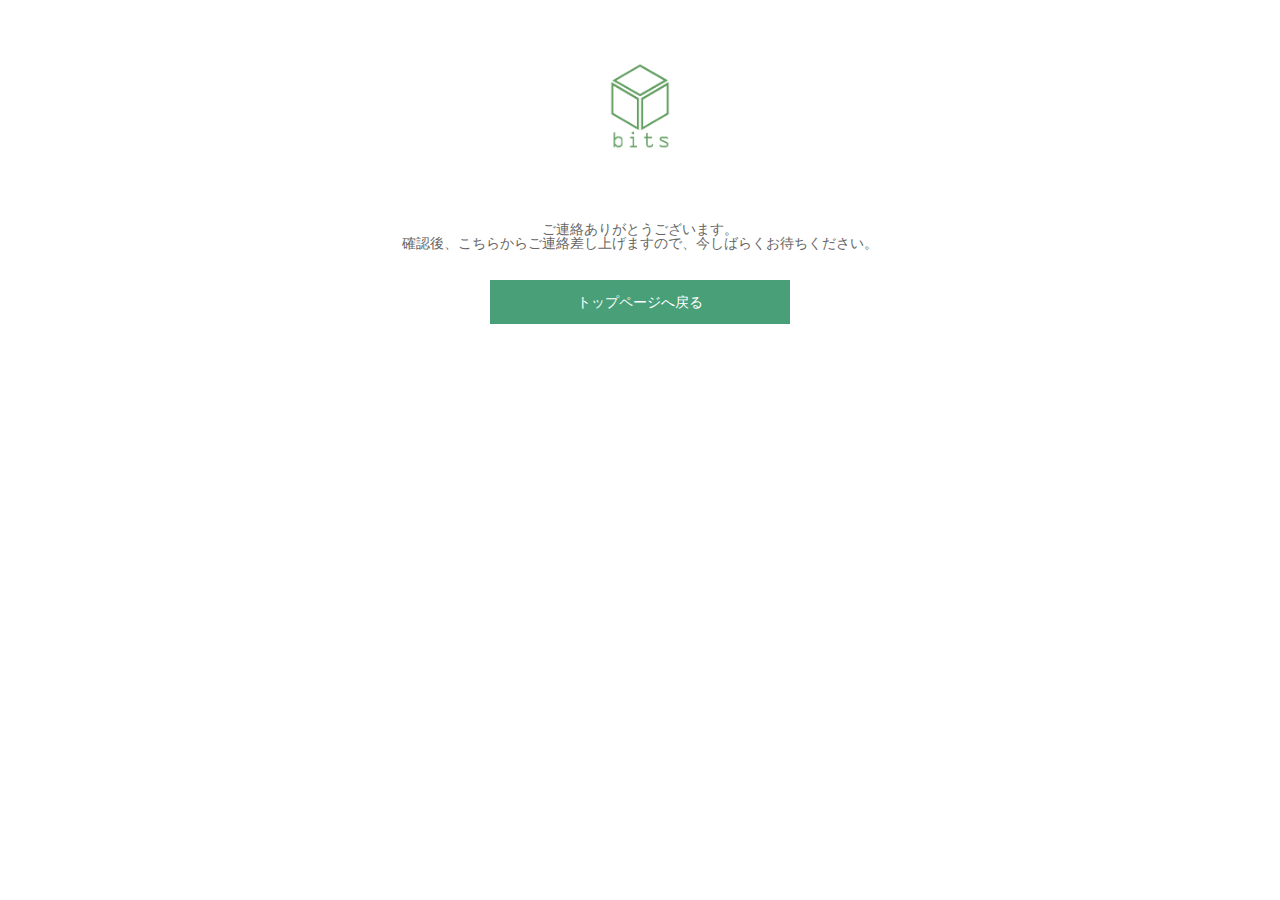
<file: thanks.html>
<!DOCTYPE html>
<html lang="ja">
  <head>
    <meta charset="utf-8" />
    <meta name="description" content="" />
    <meta
      name="keywords"
      content="宮城大学,宮城大,bits,ビッツ,インタラクション"
    />
    <meta name="viewport" content="width=device-width,initial-scale=1" />
    <title></title>
    <link rel="shortcut icon" href="" />
    <link rel="stylesheet" href="css/style.css" />
  </head>
  <body>
    <div id="thanks">
      <p class="logo"><img class="logo" src="images/logo.png" alt="bits" /></p>
      <p>ご連絡ありがとうございます。</p>
      <p>
        確認後、こちらからご連絡差し上げますので、今しばらくお待ちください。
      </p>
      <p class="toTop"><a href="index.html">トップページへ戻る</a></p>
    </div>
  </body>
</html>
</file>
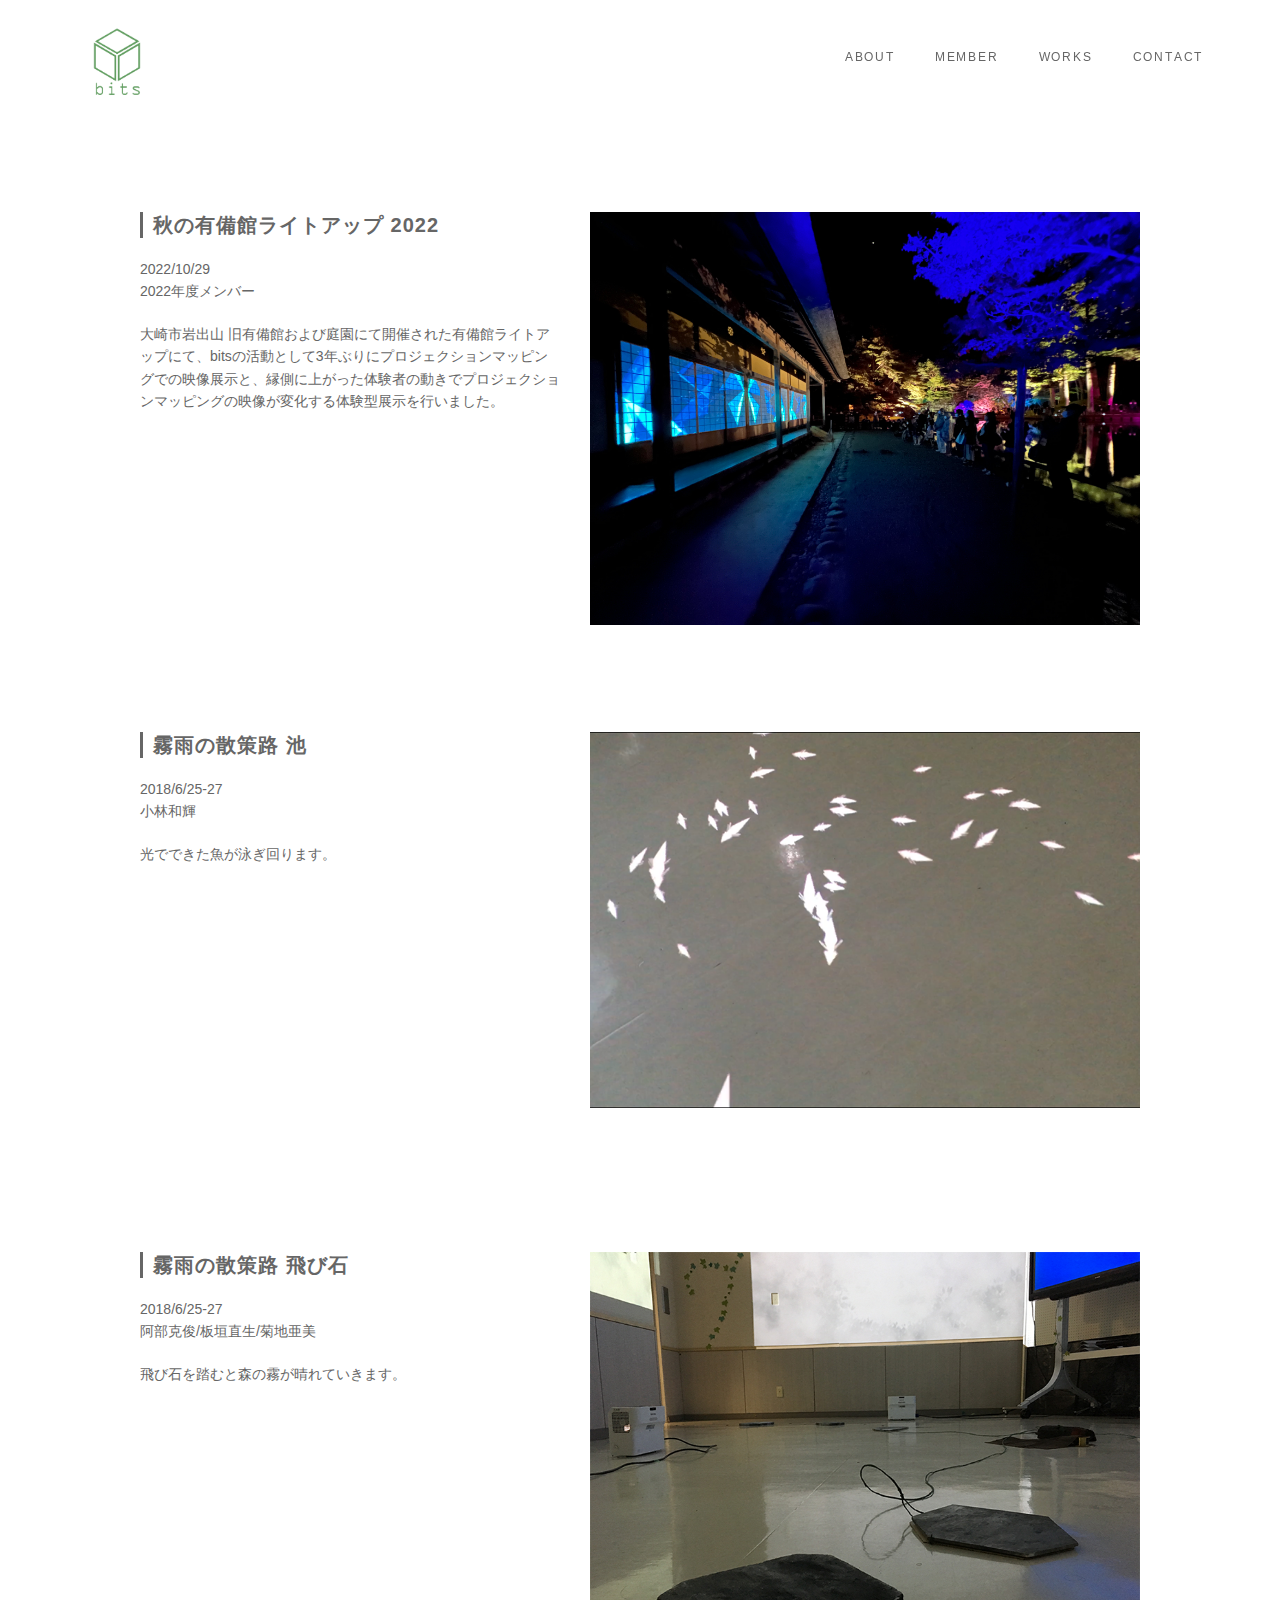
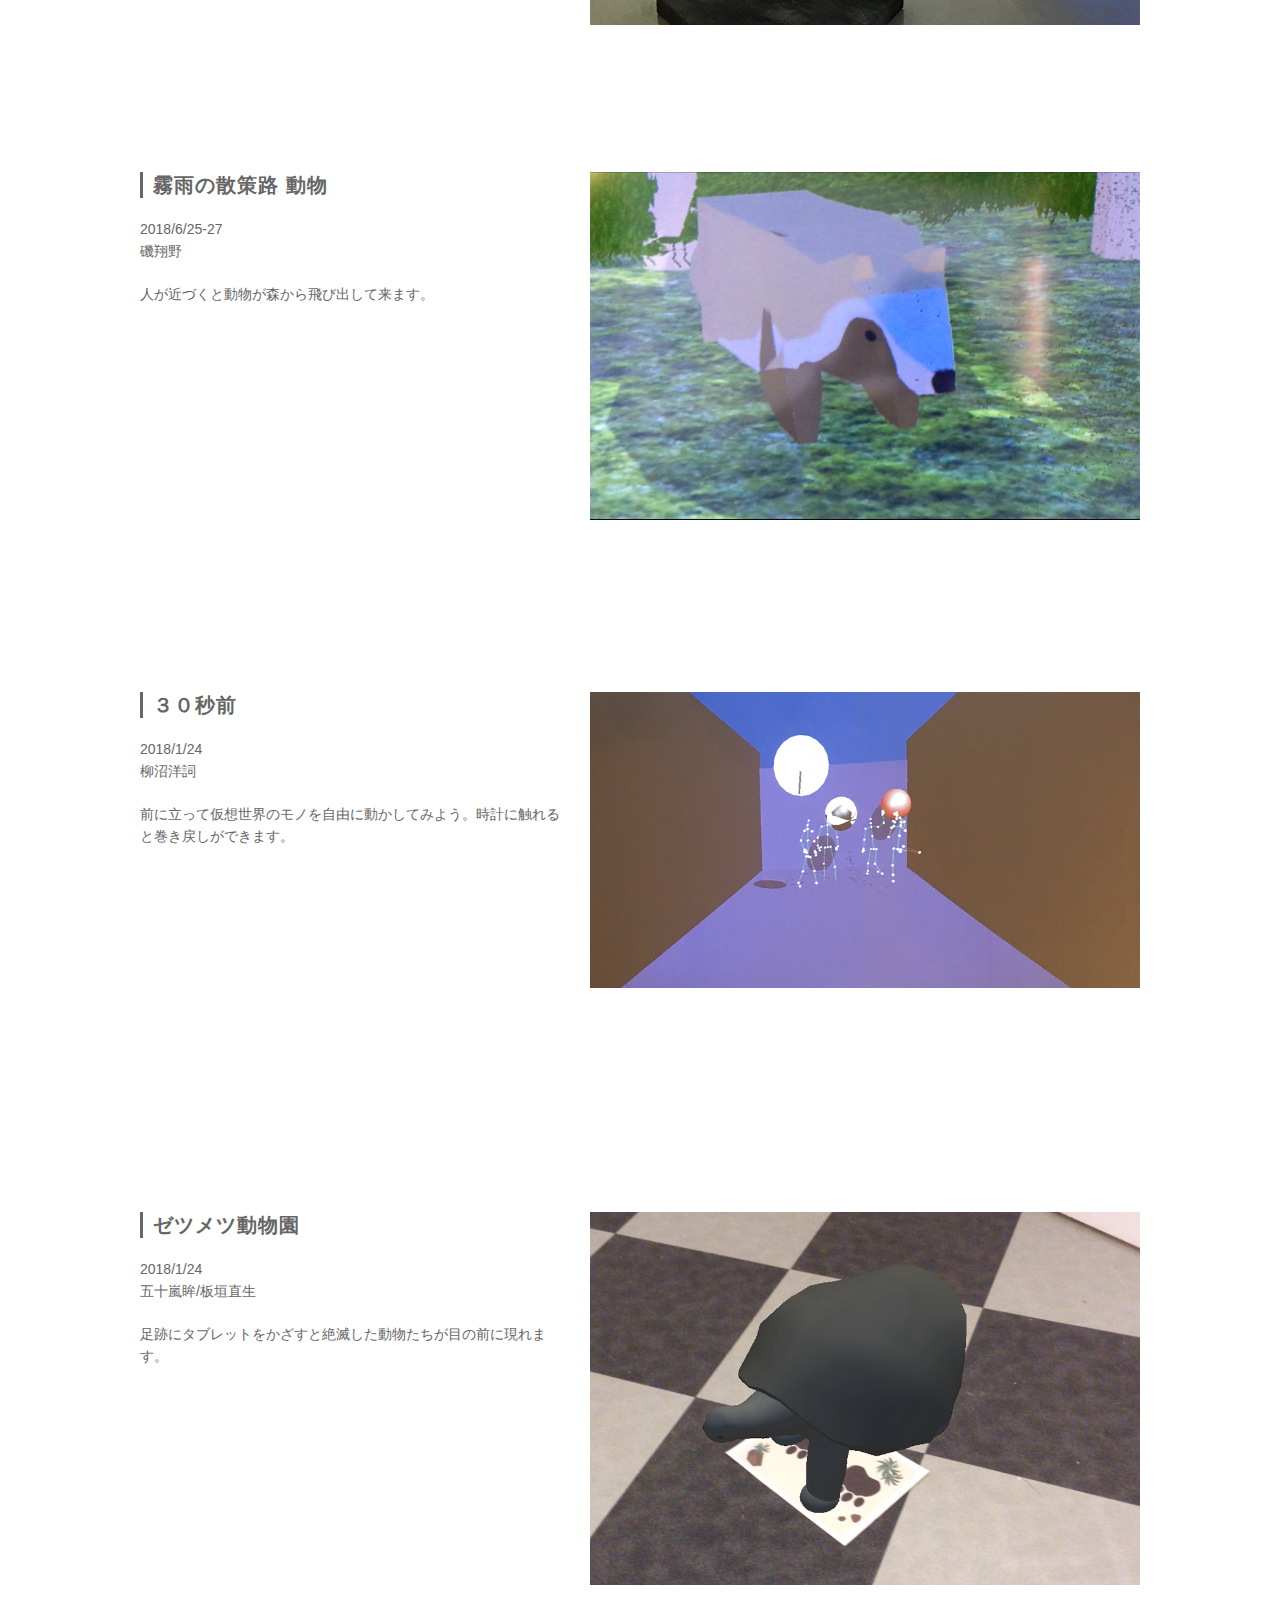
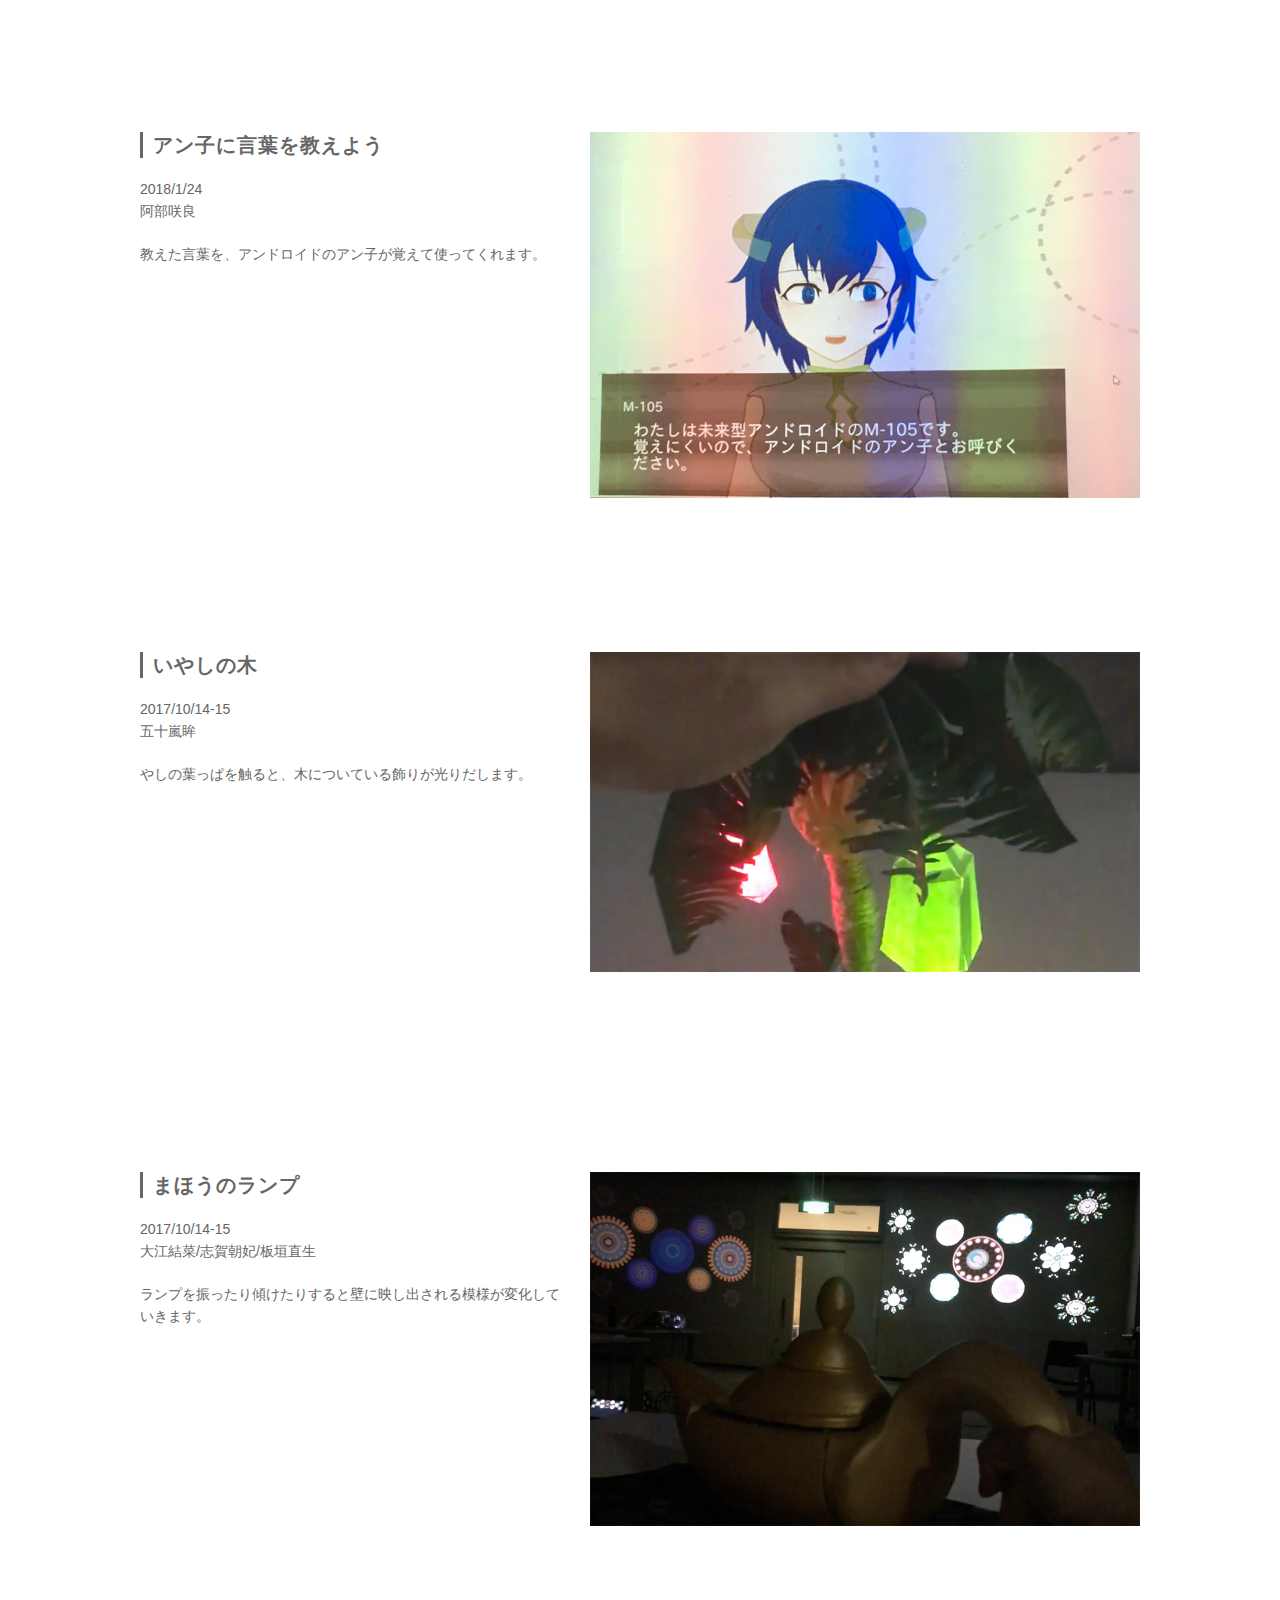
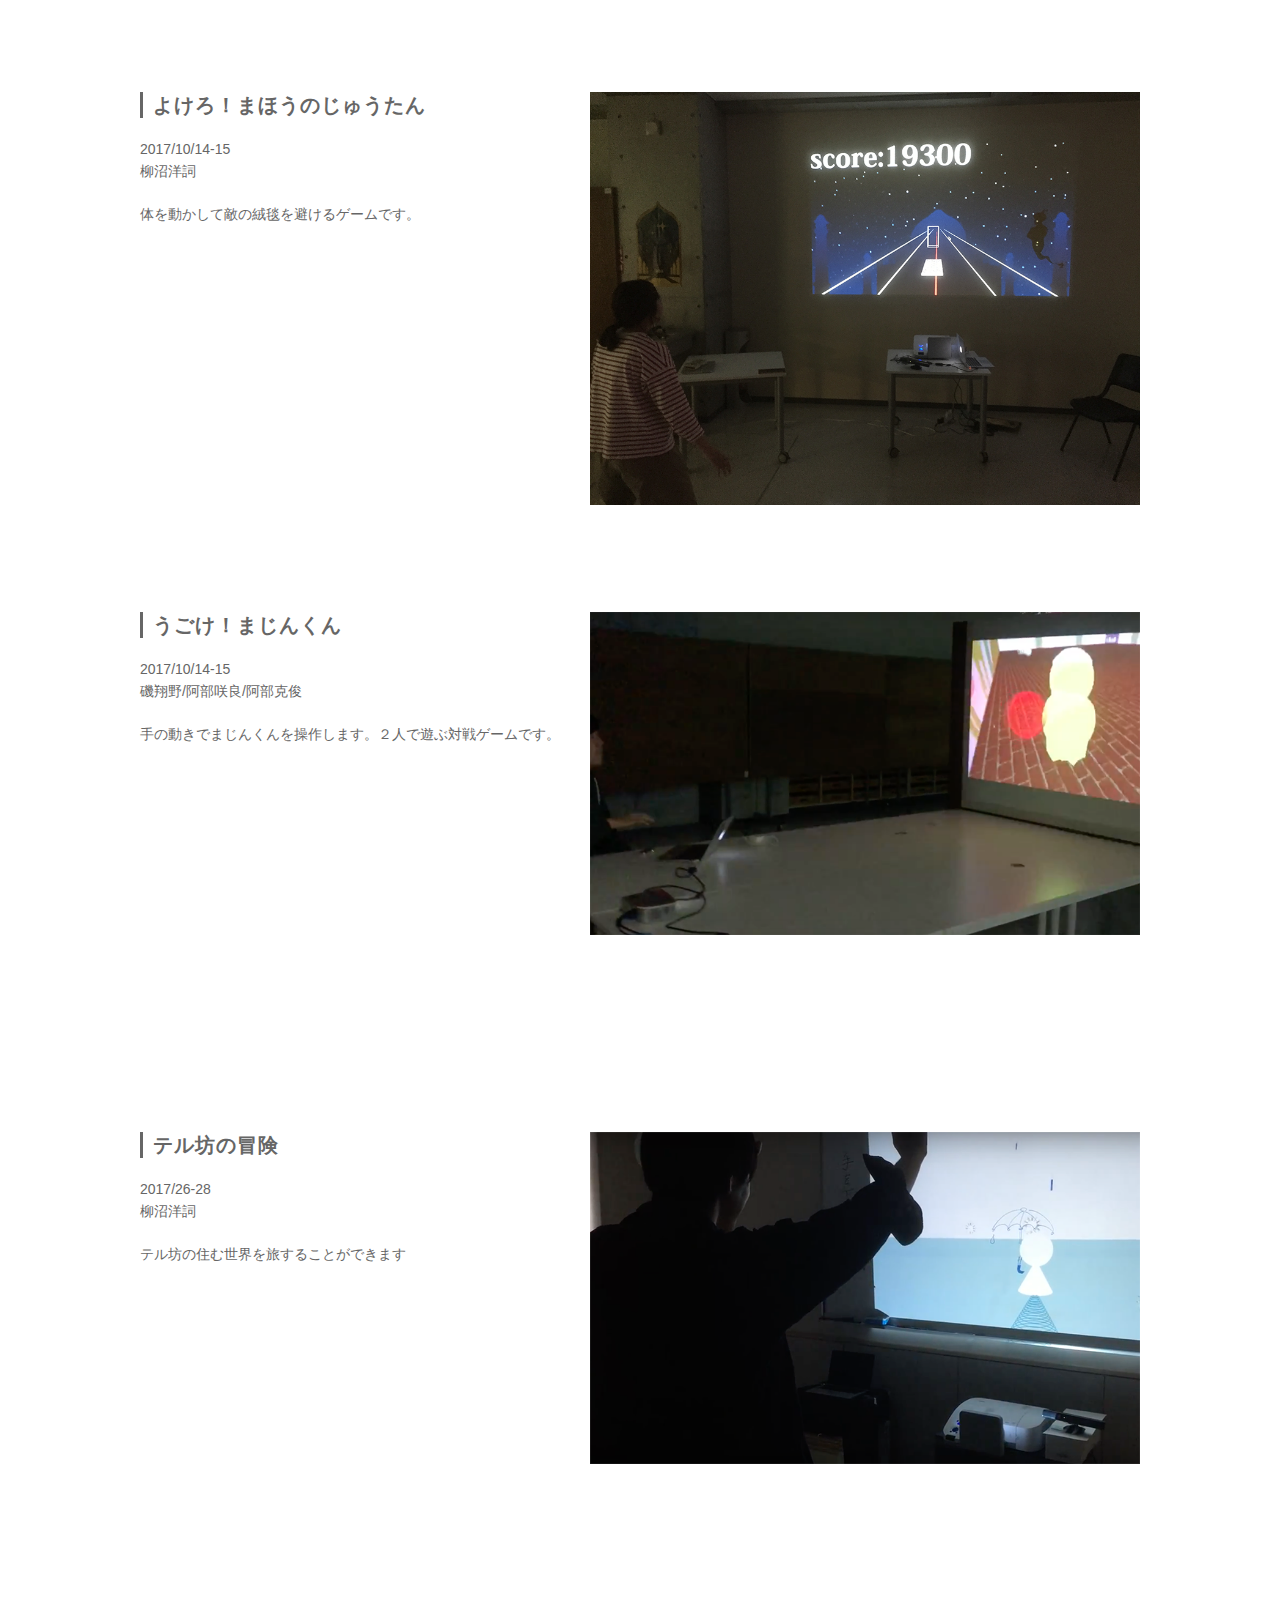
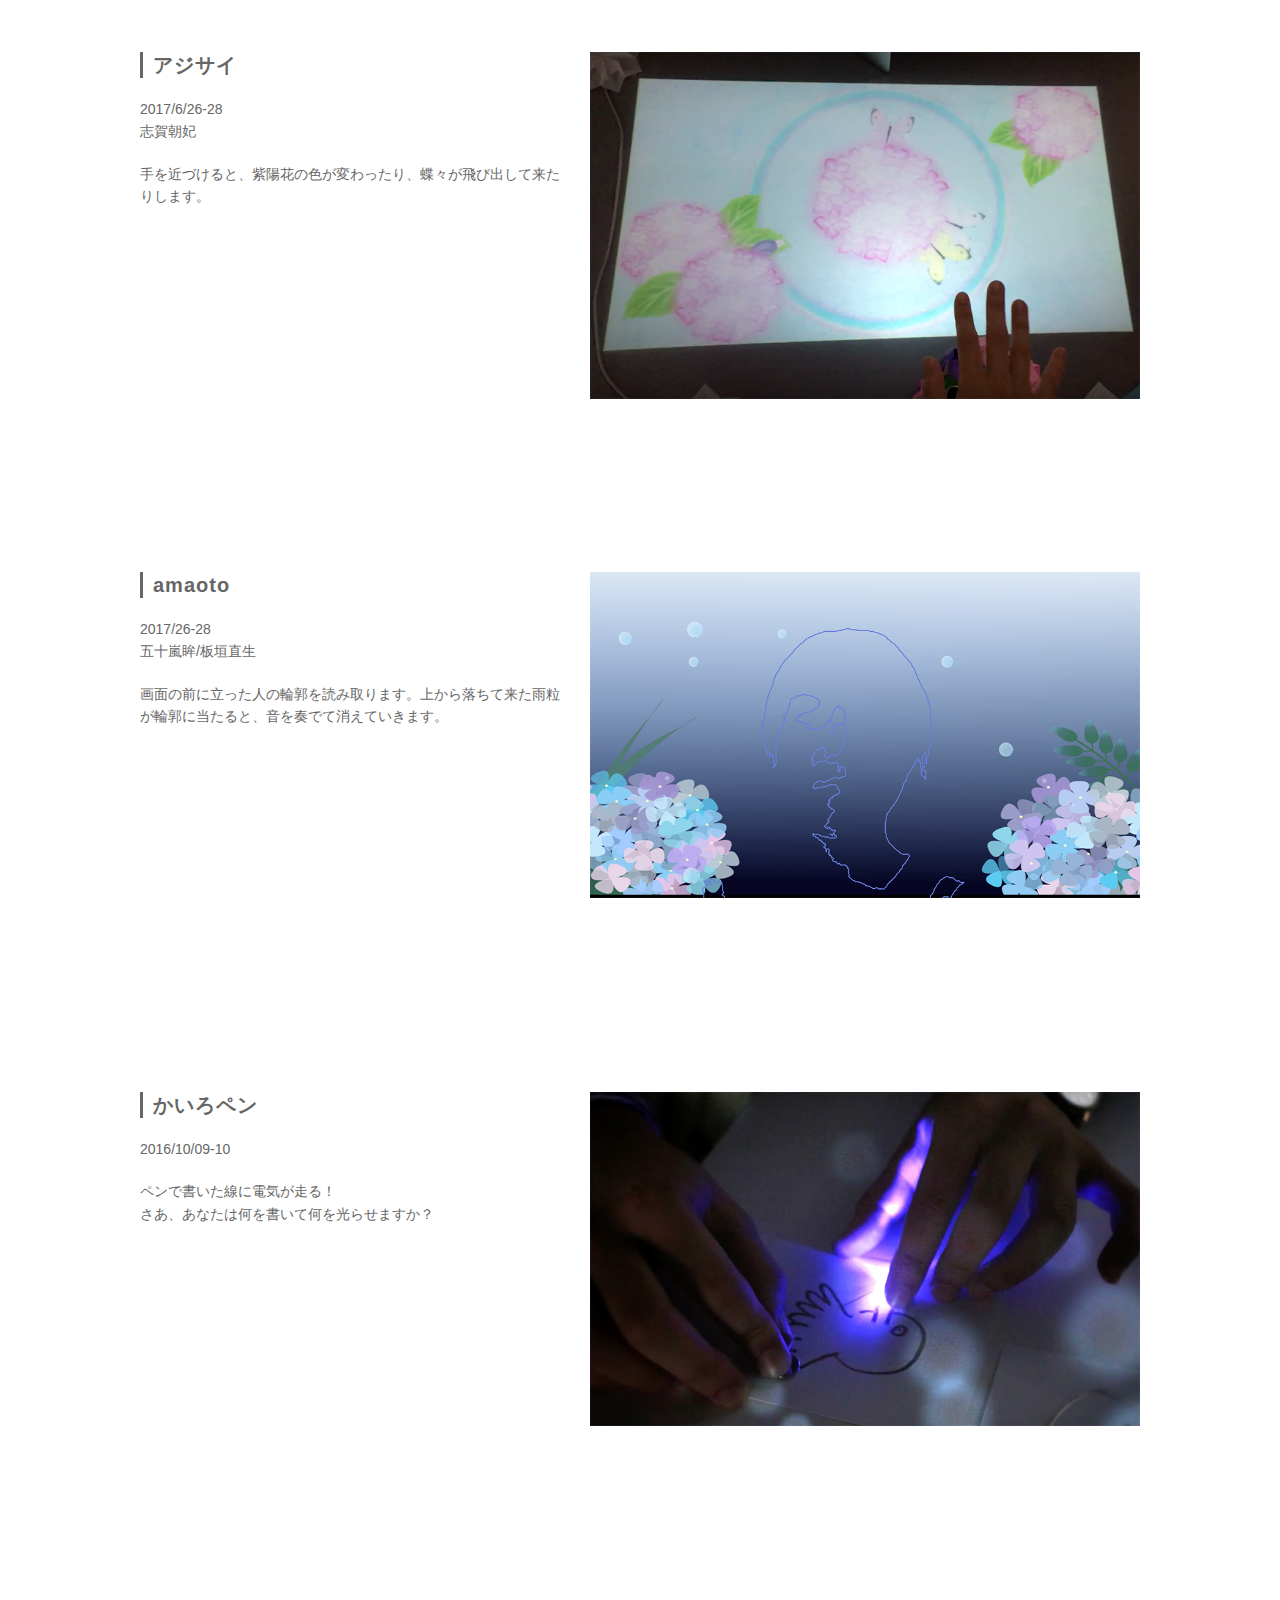
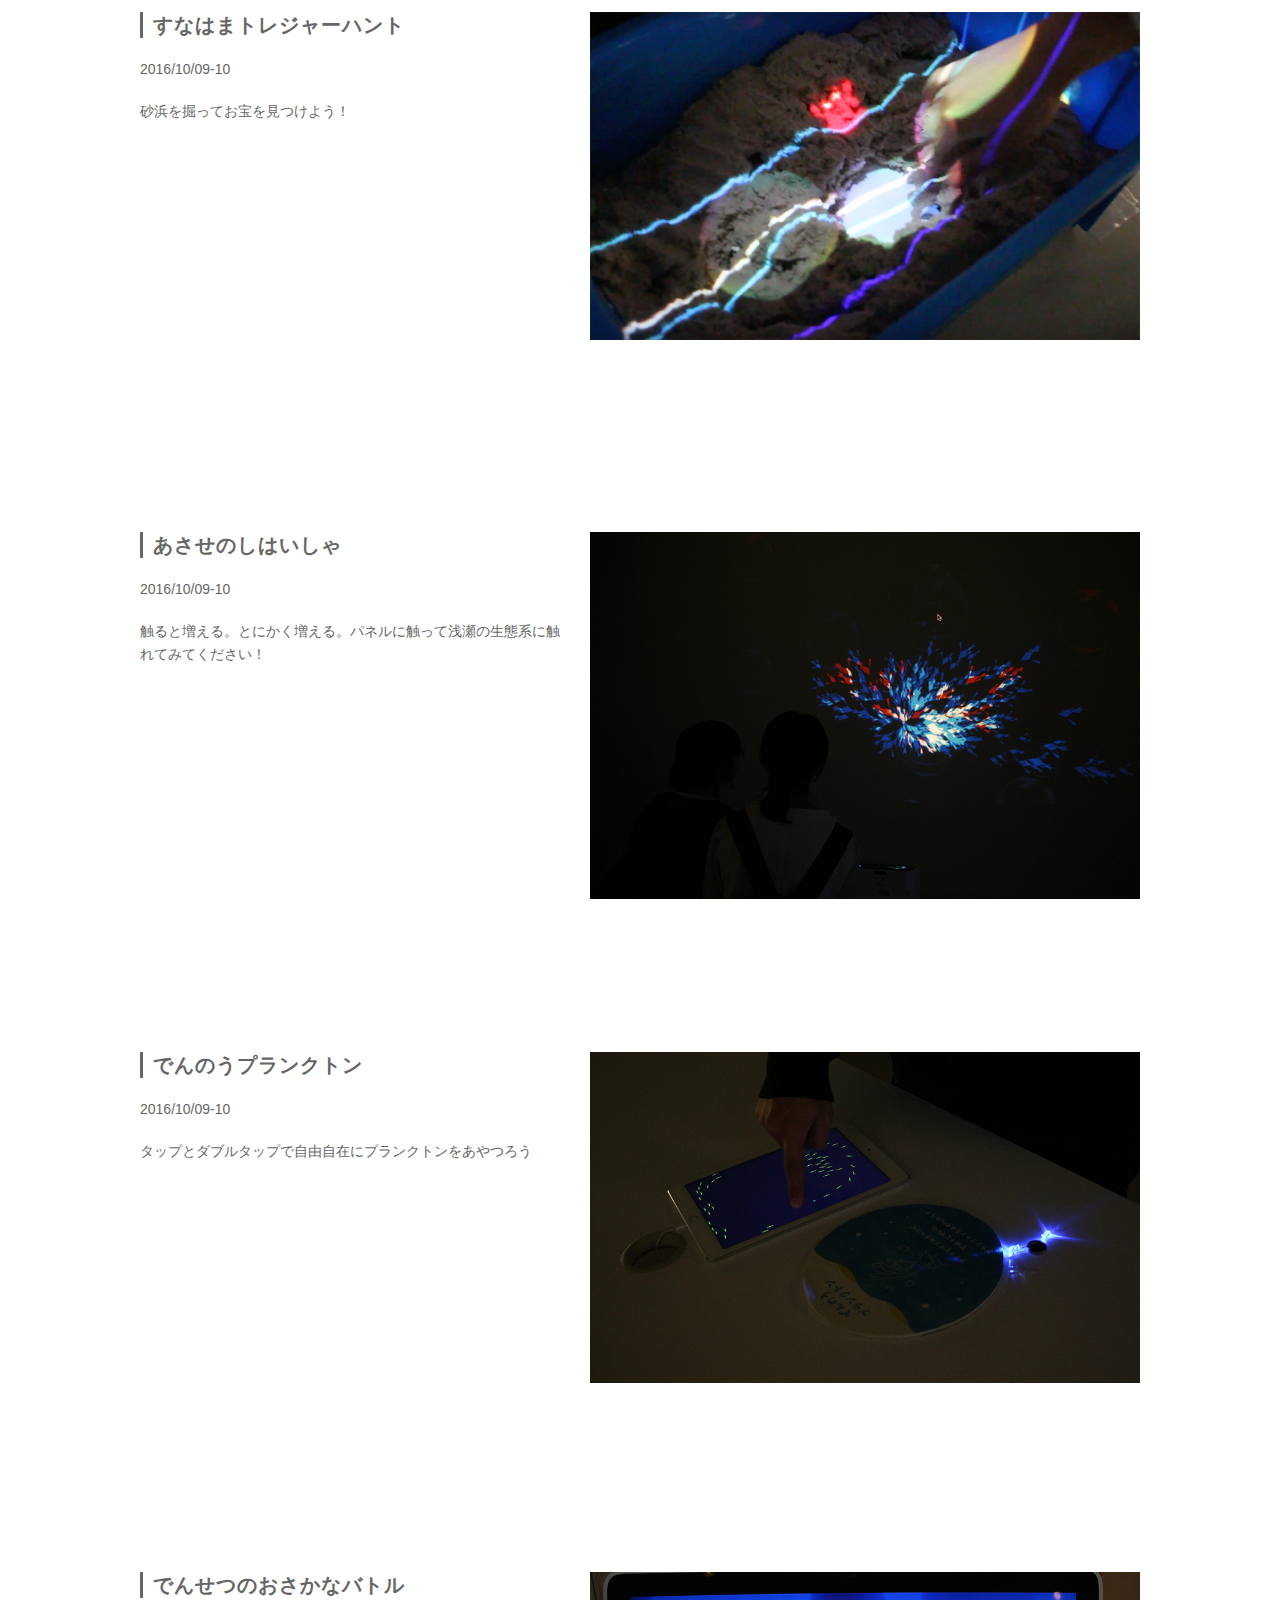
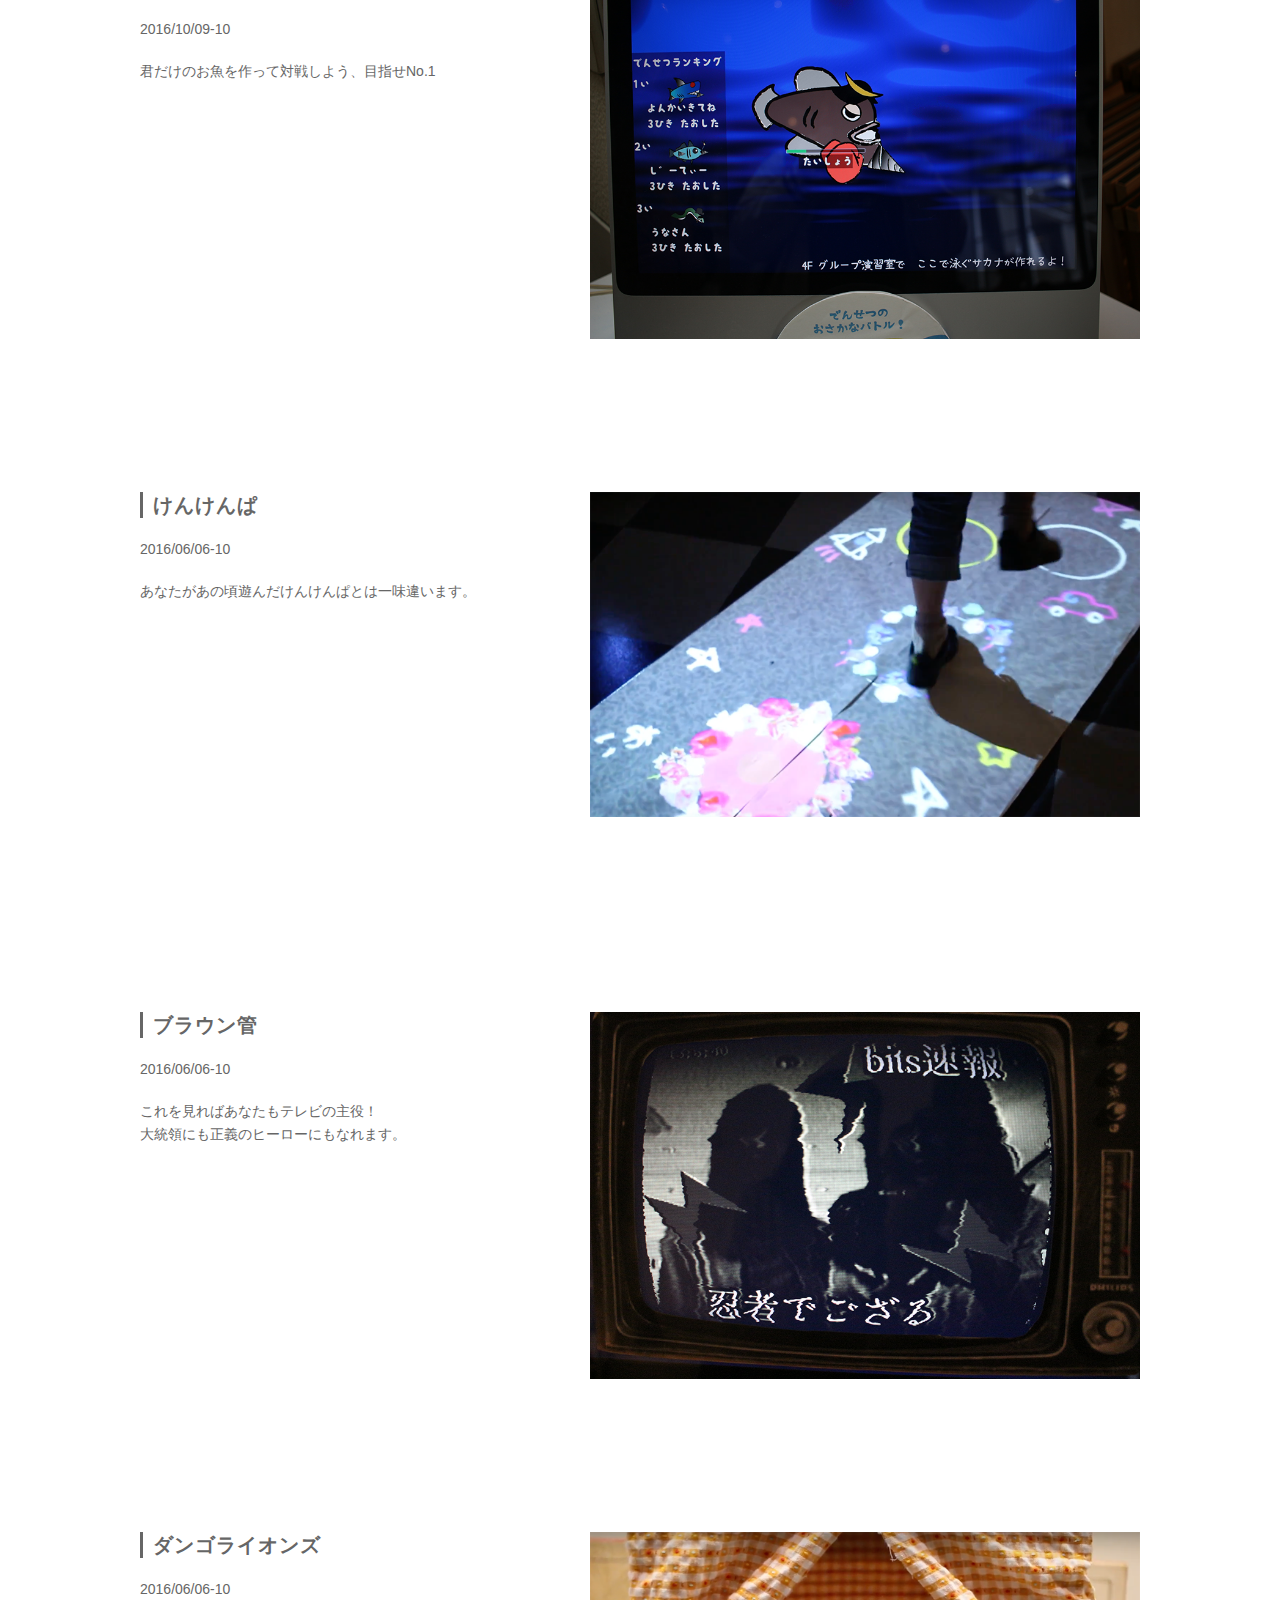
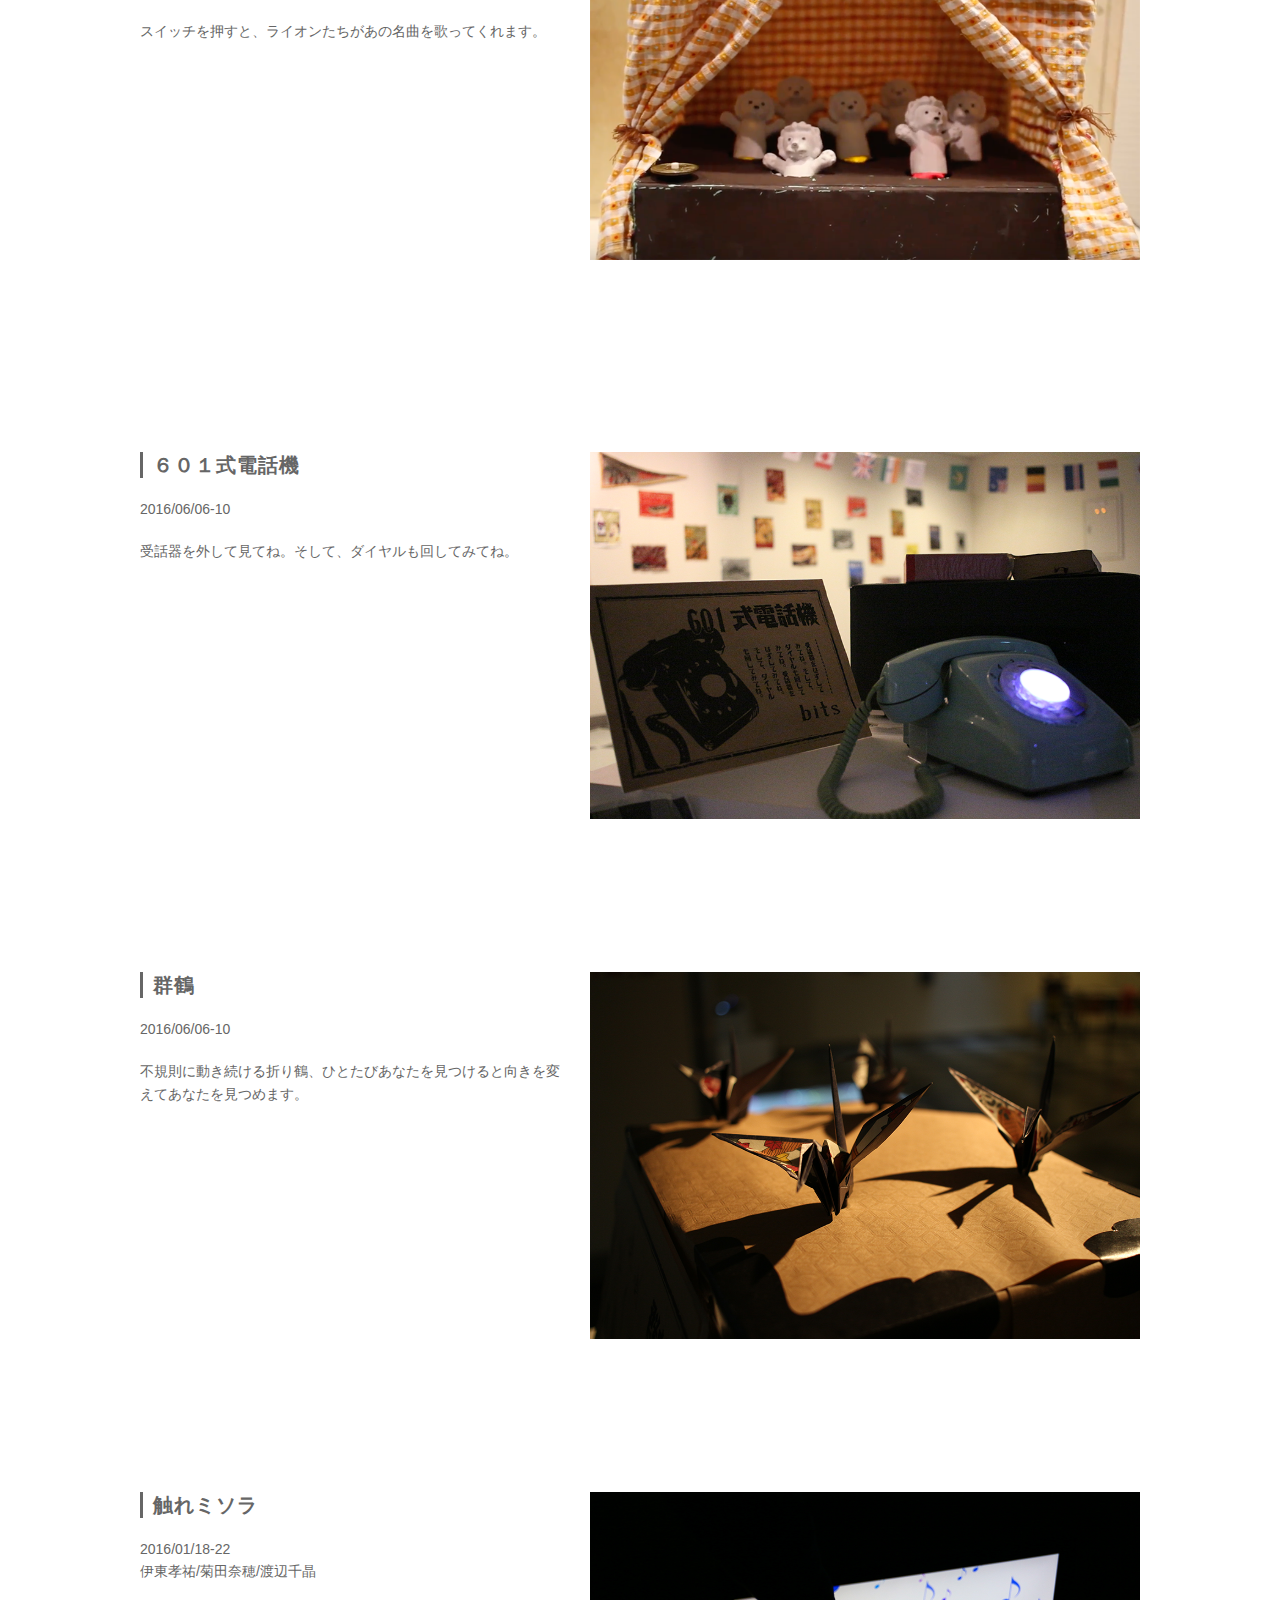
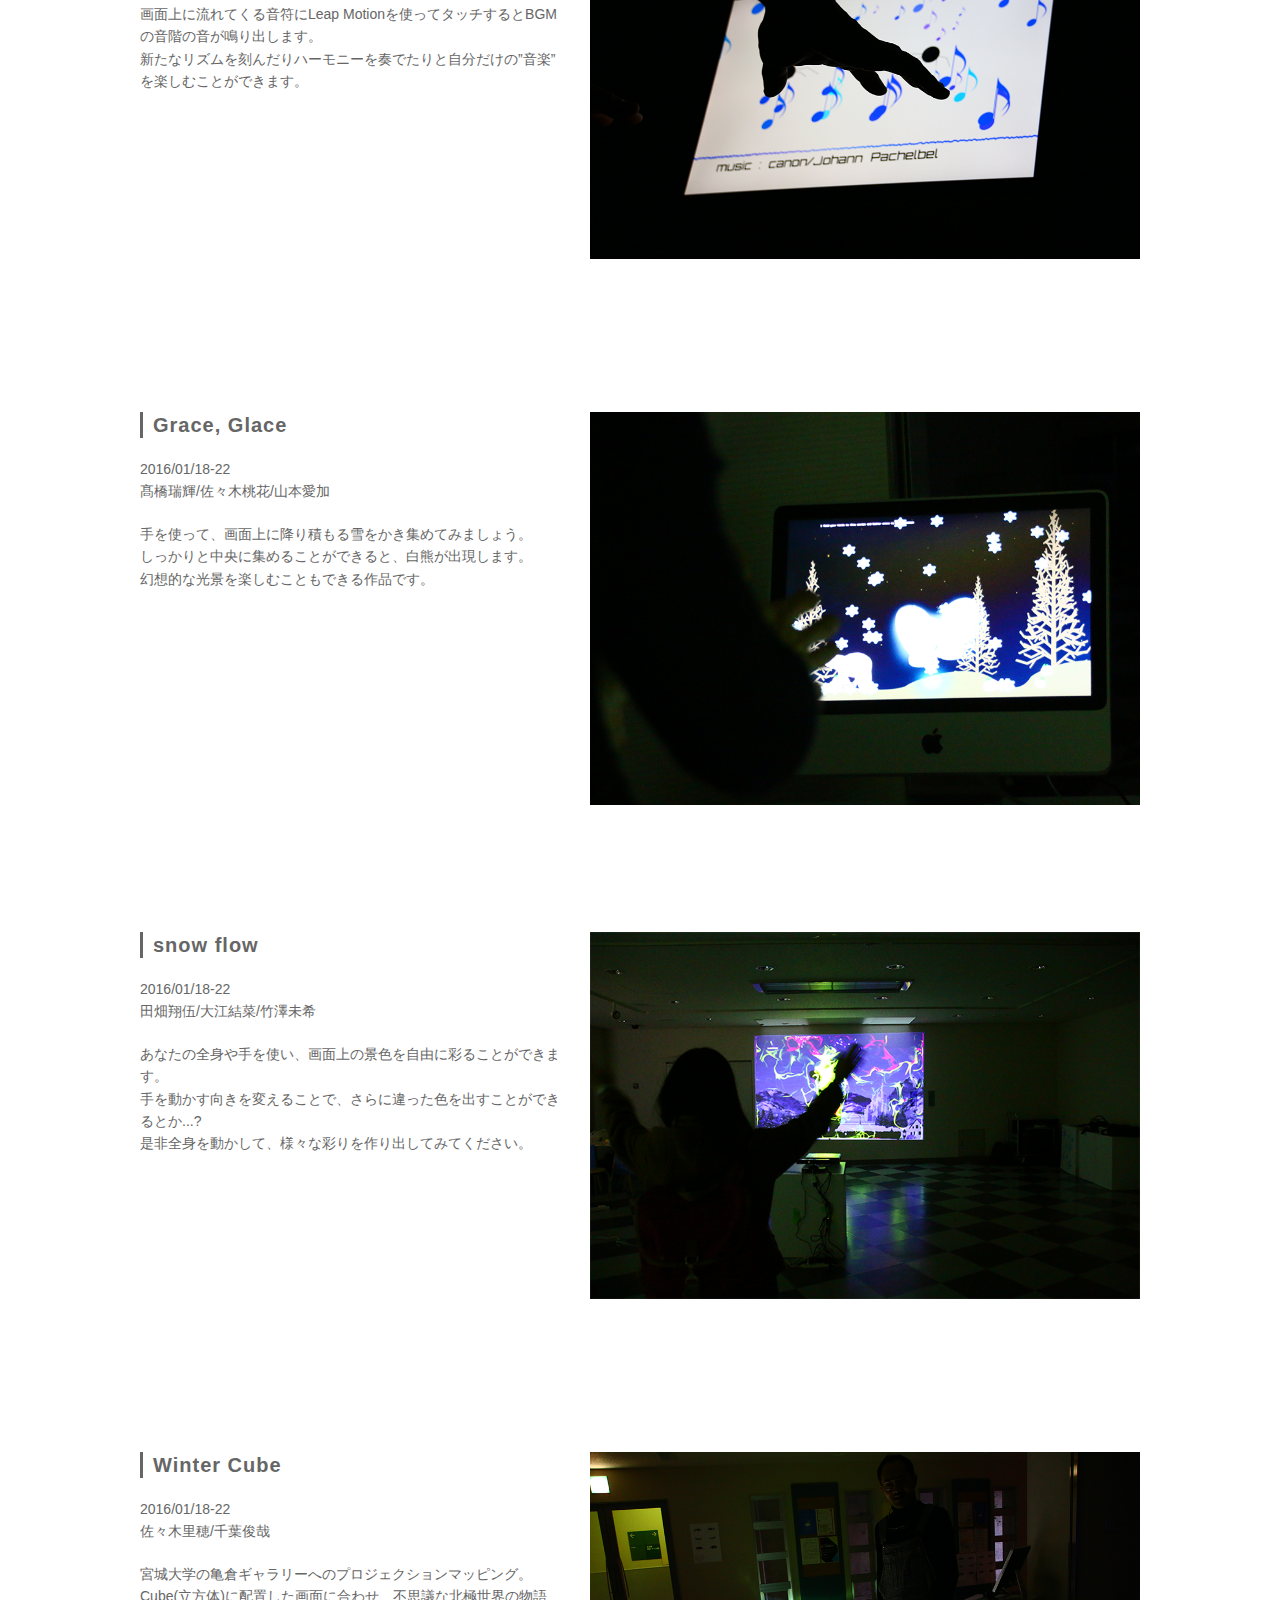
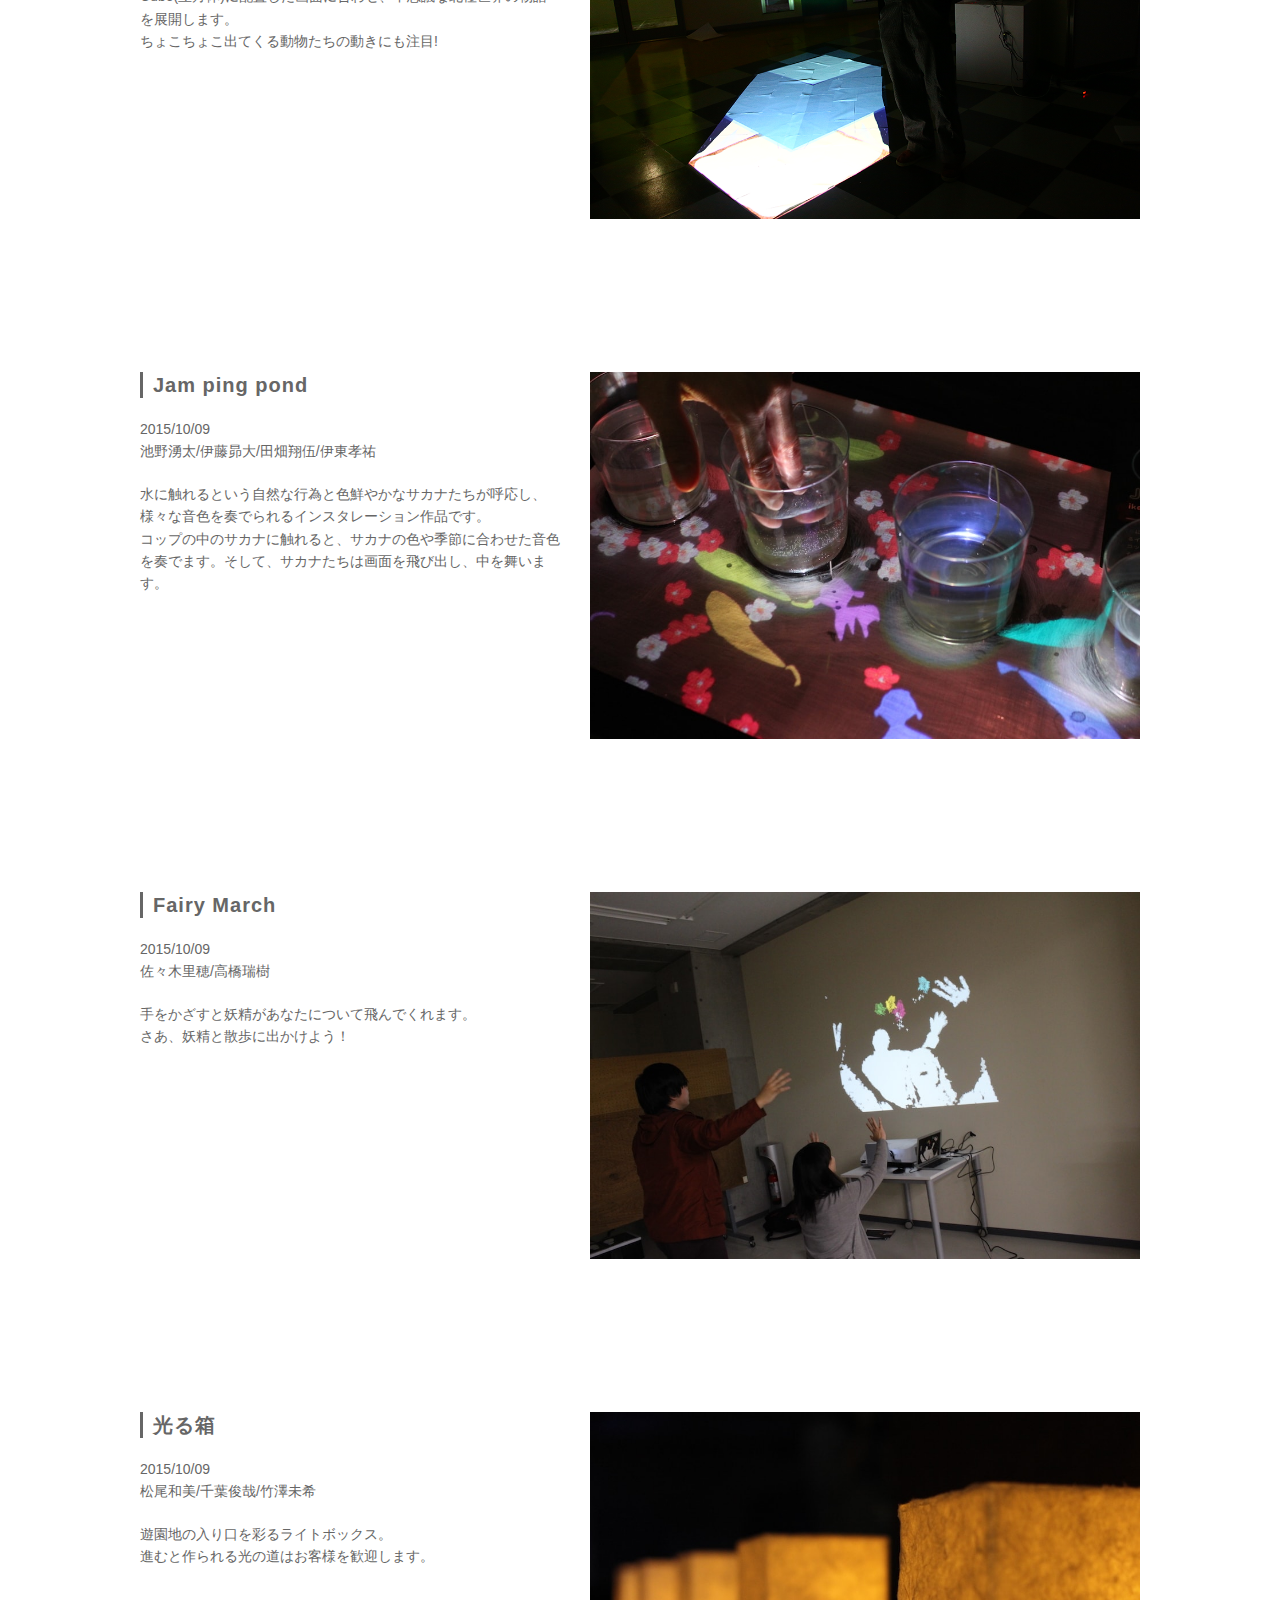
<file: works.html>
<!DOCTYPE html>
<html lang="ja">
  <head>
    <meta charset="utf-8" />
    <meta
      name="description"
      content="宮城大学でデジタルメディア作品の制作・展示を行っているbitsのウェブサイトです。このページでは過去の作品を紹介しています。"
    />
    <meta
      name="keywords"
      content="宮城大学,宮城大,bits,ビッツ,インタラクション"
    />
    <meta name="viewport" content="width=device-width,initial-scale=1" />
    <title>works</title>
    <link rel="shortcut icon" href="favicon.ico" />
    <link rel="stylesheet" href="css/style.css" />
    <link rel="stylesheet" href="css/works/style.css" />
    <link rel="stylesheet" href="css/layout.css" />
    <link rel="stylesheet" href="css/diamonds.css" />
    <link rel="stylesheet" href="css/hover-min.css" />
    <script src="js/jquery-1.11.2.min.js"></script>
    <script src="js/jquery.diamonds.js"></script>
    <script src="js/main.js"></script>
  </head>
  <body>
    <div id="wrapper">
      <div id="drawer-toggle">
        <h1 class="logo">
          <a href=""><img src="images/nav_logo_sp.png" alt="bits" /></a>
        </h1>
        <div id="spNavi">
          <span class="top"></span>
          <span class="middle"></span>
          <span class="bottom"></span>
        </div>
      </div>
      <header id="header" class="">
        <nav class="gNavi clearfix">
          <h1 class="logo">
            <a href=""><img src="images/logo.png" alt="bits" /></a>
          </h1>
          <ul>
            <li class="hvr-underline-from-center">
              <a href="index.html">ABOUT</a>
            </li>
            <li class="hvr-underline-from-center">
              <a href="member.html">MEMBER</a>
            </li>
            <li class="hvr-underline-from-center">
              <a href="works.html#header">WORKS</a>
            </li>
            <li class="hvr-underline-from-center">
              <a href="index.html#contact">CONTACT</a>
            </li>
          </ul>
        </nav>
      </header>
      <!-- /header -->
      <div id="worksList">
        <!-- 2022年度 -->

        <div id="w37" class="contsBox">
          <div class="inner clearfix">
            <div class="info">
              <h2 class="title">秋の有備館ライトアップ 2022</h2>
              <p class="date">2022/10/29</p>
              <p class="creator">2022年度メンバー</p>
              <p class="detail">
                大崎市岩出山
                旧有備館および庭園にて開催された有備館ライトアップにて、bitsの活動として3年ぶりにプロジェクションマッピングでの映像展示と、縁側に上がった体験者の動きでプロジェクションマッピングの映像が変化する体験型展示を行いました。
              </p>
            </div>
            <div class="leadImg">
              <img src="images/works/2022_1.jpeg" alt="池" />
            </div>
          </div>
        </div>

        <!-- 2018春展示　霧雨の散策路 -->

        <div id="w37" class="contsBox">
          <div class="inner clearfix">
            <div class="info">
              <h2 class="title">霧雨の散策路 池</h2>
              <p class="date">2018/6/25-27</p>
              <p class="creator">小林和輝</p>
              <p class="detail">光でできた魚が泳ぎ回ります。</p>
            </div>
            <div class="leadImg">
              <img src="images/works_kirisame_fish.png" alt="池" />
            </div>
          </div>
        </div>

        <div id="w36" class="contsBox">
          <div class="inner clearfix">
            <div class="info">
              <h2 class="title">霧雨の散策路 飛び石</h2>
              <p class="date">2018/6/25-27</p>
              <p class="creator">阿部克俊/板垣直生/菊地亜美</p>
              <p class="detail">飛び石を踏むと森の霧が晴れていきます。</p>
            </div>
            <div class="leadImg">
              <img src="images/works_kirisame_tobiishi.png" alt="飛び石" />
            </div>
          </div>
        </div>

        <div id="w35" class="contsBox">
          <div class="inner clearfix">
            <div class="info">
              <h2 class="title">霧雨の散策路 動物</h2>
              <p class="date">2018/6/25-27</p>
              <p class="creator">磯翔野</p>
              <p class="detail">人が近づくと動物が森から飛び出して来ます。</p>
            </div>
            <div class="leadImg">
              <img src="images/works_kirisame_animal.png" alt="動物" />
            </div>
          </div>
        </div>

        <!-- 2018冬展示　タイムトラベル -->
        <div id="w34" class="contsBox">
          <div class="inner clearfix">
            <div class="info">
              <h2 class="title">３０秒前</h2>
              <p class="date">2018/1/24</p>
              <p class="creator">柳沼洋詞</p>
              <p class="detail">
                前に立って仮想世界のモノを自由に動かしてみよう。時計に触れると巻き戻しができます。
              </p>
            </div>
            <div class="leadImg">
              <img src="images/works_30s.png" alt="３０秒前" />
            </div>
          </div>
        </div>

        <div id="w33" class="contsBox">
          <div class="inner clearfix">
            <div class="info">
              <h2 class="title">ゼツメツ動物園</h2>
              <p class="date">2018/1/24</p>
              <p class="creator">五十嵐眸/板垣直生</p>
              <p class="detail">
                足跡にタブレットをかざすと絶滅した動物たちが目の前に現れます。
              </p>
            </div>
            <div class="leadImg">
              <img src="images/works_zetumetu.png" alt="ゼツメツ動物園" />
            </div>
          </div>
        </div>

        <div id="w32" class="contsBox">
          <div class="inner clearfix">
            <div class="info">
              <h2 class="title">アン子に言葉を教えよう</h2>
              <p class="date">2018/1/24</p>
              <p class="creator">阿部咲良</p>
              <p class="detail">
                教えた言葉を、アンドロイドのアン子が覚えて使ってくれます。
              </p>
            </div>
            <div class="leadImg">
              <img src="images/works_anko.png" alt="アン子" />
            </div>
          </div>
        </div>

        <!-- 2017fes -->

        <div id="w31" class="contsBox">
          <div class="inner clearfix">
            <div class="info">
              <h2 class="title">いやしの木</h2>
              <p class="date">2017/10/14-15</p>
              <p class="creator">五十嵐眸</p>
              <p class="detail">
                やしの葉っぱを触ると、木についている飾りが光りだします。
              </p>
            </div>
            <div class="leadImg">
              <img src="images/works_iyashinoki.png" alt="いやしの木" />
            </div>
          </div>
        </div>

        <div id="w30" class="contsBox">
          <div class="inner clearfix">
            <div class="info">
              <h2 class="title">まほうのランプ</h2>
              <p class="date">2017/10/14-15</p>
              <p class="creator">大江結菜/志賀朝妃/板垣直生</p>
              <p class="detail">
                ランプを振ったり傾けたりすると壁に映し出される模様が変化していきます。
              </p>
            </div>
            <div class="leadImg">
              <img src="images/works_lamp.png" alt="まほうのランプ" />
            </div>
          </div>
        </div>

        <div id="w29" class="contsBox">
          <div class="inner clearfix">
            <div class="info">
              <h2 class="title">よけろ！まほうのじゅうたん</h2>
              <p class="date">2017/10/14-15</p>
              <p class="creator">柳沼洋詞</p>
              <p class="detail">体を動かして敵の絨毯を避けるゲームです。</p>
            </div>
            <div class="leadImg">
              <img src="images/works_carpet.png" alt="まほうのじゅうたん" />
            </div>
          </div>
        </div>

        <div id="w28" class="contsBox">
          <div class="inner clearfix">
            <div class="info">
              <h2 class="title">うごけ！まじんくん</h2>
              <p class="date">2017/10/14-15</p>
              <p class="creator">磯翔野/阿部咲良/阿部克俊</p>
              <p class="detail">
                手の動きでまじんくんを操作します。２人で遊ぶ対戦ゲームです。
              </p>
            </div>
            <div class="leadImg">
              <img src="images/works_majin.png" alt="まじんくん" />
            </div>
          </div>
        </div>

        <!-- 2017春展示　６月 -->

        <div id="w27" class="contsBox">
          <div class="inner clearfix">
            <div class="info">
              <h2 class="title">テル坊の冒険</h2>
              <p class="date">2017/26-28</p>
              <p class="creator">柳沼洋詞</p>
              <p class="detail">テル坊の住む世界を旅することができます</p>
            </div>
            <div class="leadImg">
              <img src="images/works_teruteru.png" alt="てるてる坊主" />
            </div>
          </div>
        </div>

        <div id="w26" class="contsBox">
          <div class="inner clearfix">
            <div class="info">
              <h2 class="title">アジサイ</h2>
              <p class="date">2017/6/26-28</p>
              <p class="creator">志賀朝妃</p>
              <p class="detail">
                手を近づけると、紫陽花の色が変わったり、蝶々が飛び出して来たりします。
              </p>
            </div>
            <div class="leadImg">
              <img src="images/works_azisai.png" alt="アジサイ" />
            </div>
          </div>
        </div>

        <div id="w25" class="contsBox">
          <div class="inner clearfix">
            <div class="info">
              <h2 class="title">amaoto</h2>
              <p class="date">2017/26-28</p>
              <p class="creator">五十嵐眸/板垣直生</p>
              <p class="detail">
                画面の前に立った人の輪郭を読み取ります。上から落ちて来た雨粒が輪郭に当たると、音を奏でて消えていきます。
              </p>
            </div>
            <div class="leadImg">
              <img src="images/works_amaoto.png" alt="amaoto" />
            </div>
          </div>
        </div>
        <!-- 2017冬展示　ほかほか -->

        <!-- 2016fes -->
        <div id="w24" class="contsBox">
          <div class="inner clearfix">
            <div class="info">
              <h2 class="title">かいろペン</h2>
              <p class="date">2016/10/09-10</p>
              <p class="creator"></p>
              <p class="detail">
                ペンで書いた線に電気が走る！<br />さあ、あなたは何を書いて何を光らせますか？
              </p>
            </div>
            <div class="leadImg">
              <img src="images/works_kairopen.png" alt="かいろペン" />
            </div>
          </div>
        </div>

        <div id="w23" class="contsBox">
          <div class="inner clearfix">
            <div class="info">
              <h2 class="title">すなはまトレジャーハント</h2>
              <p class="date">2016/10/09-10</p>
              <p class="creator"></p>
              <p class="detail">砂浜を掘ってお宝を見つけよう！</p>
            </div>
            <div class="leadImg">
              <img
                src="images/works_treasure.png"
                alt="すなはまトレジャーハント"
              />
            </div>
          </div>
        </div>

        <div id="w22" class="contsBox">
          <div class="inner clearfix">
            <div class="info">
              <h2 class="title">あさせのしはいしゃ</h2>
              <p class="date">2016/10/09-10</p>
              <p class="creator"></p>
              <p class="detail">
                触ると増える。とにかく増える。パネルに触って浅瀬の生態系に触れてみてください！
              </p>
            </div>
            <div class="leadImg">
              <img src="images/works_asase.png" alt="あさせのしはいしゃ" />
            </div>
          </div>
        </div>

        <div id="w21" class="contsBox">
          <div class="inner clearfix">
            <div class="info">
              <h2 class="title">でんのうプランクトン</h2>
              <p class="date">2016/10/09-10</p>
              <p class="creator"></p>
              <p class="detail">
                タップとダブルタップで自由自在にプランクトンをあやつろう
              </p>
            </div>
            <div class="leadImg">
              <img src="images/works_plankton.png" alt="でんのうプランクトン" />
            </div>
          </div>
        </div>

        <div id="w20" class="contsBox">
          <div class="inner clearfix">
            <div class="info">
              <h2 class="title">でんせつのおさかなバトル</h2>
              <p class="date">2016/10/09-10</p>
              <p class="creator"></p>
              <p class="detail">君だけのお魚を作って対戦しよう、目指せNo.1</p>
            </div>
            <div class="leadImg">
              <img src="images/works_osakanabattle.png" alt="おさかなバトル" />
            </div>
          </div>
        </div>

        <!-- 2016 bitsレトロ -->

        <div id="w18" class="contsBox">
          <div class="inner clearfix">
            <div class="info">
              <h2 class="title">けんけんぱ</h2>
              <p class="date">2016/06/06-10</p>
              <p class="creator"></p>
              <p class="detail">
                あなたがあの頃遊んだけんけんぱとは一味違います。
              </p>
            </div>
            <div class="leadImg">
              <img src="images/works_kenkenpa.png" alt="けんけんぱ" />
            </div>
          </div>
        </div>

        <div id="w17" class="contsBox">
          <div class="inner clearfix">
            <div class="info">
              <h2 class="title">ブラウン管</h2>
              <p class="date">2016/06/06-10</p>
              <p class="creator"></p>
              <p class="detail">
                これを見ればあなたもテレビの主役！<br />大統領にも正義のヒーローにもなれます。
              </p>
            </div>
            <div class="leadImg">
              <img src="images/works_buraunkan.png" alt="ブラウン管" />
            </div>
          </div>
        </div>

        <div id="w16" class="contsBox">
          <div class="inner clearfix">
            <div class="info">
              <h2 class="title">ダンゴライオンズ</h2>
              <p class="date">2016/06/06-10</p>
              <p class="creator"></p>
              <p class="detail">
                スイッチを押すと、ライオンたちがあの名曲を歌ってくれます。
              </p>
            </div>
            <div class="leadImg">
              <img src="images/works_lion.png" alt="ダンゴライオンズ" />
            </div>
          </div>
        </div>

        <div id="w15" class="contsBox">
          <div class="inner clearfix">
            <div class="info">
              <h2 class="title">６０１式電話機</h2>
              <p class="date">2016/06/06-10</p>
              <p class="creator"></p>
              <p class="detail">
                受話器を外して見てね。そして、ダイヤルも回してみてね。
              </p>
            </div>
            <div class="leadImg">
              <img src="images/works_denwa.png" alt="６０１式電話機" />
            </div>
          </div>
        </div>

        <div id="w14" class="contsBox">
          <div class="inner clearfix">
            <div class="info">
              <h2 class="title">群鶴</h2>
              <p class="date">2016/06/06-10</p>
              <p class="creator"></p>
              <p class="detail">
                不規則に動き続ける折り鶴、ひとたびあなたを見つけると向きを変えてあなたを見つめます。
              </p>
            </div>
            <div class="leadImg">
              <img src="images/works_mureduru.png" alt="群鶴" />
            </div>
          </div>
        </div>

        <!-- 2016冬　exhibits second -->

        <div id="w13" class="contsBox">
          <div class="inner clearfix">
            <div class="info">
              <h2 class="title">触れミソラ</h2>
              <p class="date">2016/01/18-22</p>
              <p class="creator">伊東孝祐/菊田奈穂/渡辺千晶</p>
              <p class="detail">
                画面上に流れてくる音符にLeap
                Motionを使ってタッチするとBGMの音階の音が鳴り出します。
                <br />新たなリズムを刻んだりハーモニーを奏でたりと自分だけの”音楽”を楽しむことができます。
              </p>
            </div>
            <div class="leadImg">
              <img src="images/works_huremisora.png" alt="Jam ping pond" />
            </div>
          </div>
        </div>

        <div id="w13" class="contsBox">
          <div class="inner clearfix">
            <div class="info">
              <h2 class="title">Grace, Glace</h2>
              <p class="date">2016/01/18-22</p>
              <p class="creator">髙橋瑞輝/佐々木桃花/山本愛加</p>
              <p class="detail">
                手を使って、画面上に降り積もる雪をかき集めてみましょう。
                <br />しっかりと中央に集めることができると、白熊が出現します。
                <br />幻想的な光景を楽しむこともできる作品です。
              </p>
            </div>
            <div class="leadImg">
              <img src="images/works_graceglace.png" alt="Jam ping pond" />
            </div>
          </div>
        </div>

        <div id="w13" class="contsBox">
          <div class="inner clearfix">
            <div class="info">
              <h2 class="title">snow flow</h2>
              <p class="date">2016/01/18-22</p>
              <p class="creator">田畑翔伍/大江結菜/竹澤未希</p>
              <p class="detail">
                あなたの全身や手を使い、画面上の景色を自由に彩ることができます。
                <br />手を動かす向きを変えることで、さらに違った色を出すことができるとか...?
                <br />是非全身を動かして、様々な彩りを作り出してみてください。
              </p>
            </div>
            <div class="leadImg">
              <img src="images/works_snowflow.png" alt="Jam ping pond" />
            </div>
          </div>
        </div>

        <div id="w13" class="contsBox">
          <div class="inner clearfix">
            <div class="info">
              <h2 class="title">Winter Cube</h2>
              <p class="date">2016/01/18-22</p>
              <p class="creator">佐々木里穂/千葉俊哉</p>
              <p class="detail">
                宮城大学の亀倉ギャラリーへのプロジェクションマッピング。
                <br />Cube(立方体)に配置した画面に合わせ、不思議な北極世界の物語を展開します。
                <br />ちょこちょこ出てくる動物たちの動きにも注目!
              </p>
            </div>
            <div class="leadImg">
              <img src="images/works_wintercube.png" alt="Jam ping pond" />
            </div>
          </div>
        </div>

        <!-- 2015 fes -->
        <div id="w13" class="contsBox">
          <div class="inner clearfix">
            <div class="info">
              <h2 class="title">Jam ping pond</h2>
              <p class="date">2015/10/09</p>
              <p class="creator">池野湧太/伊藤昴大/田畑翔伍/伊東孝祐</p>
              <p class="detail">
                水に触れるという自然な行為と色鮮やかなサカナたちが呼応し、様々な音色を奏でられるインスタレーション作品です。<br />コップの中のサカナに触れると、サカナの色や季節に合わせた音色を奏でます。そして、サカナたちは画面を飛び出し、中を舞います。
              </p>
            </div>
            <div class="leadImg">
              <img src="images/works_img12.jpg" alt="Jam ping pond" />
            </div>
          </div>
        </div>

        <div id="w12" class="contsBox">
          <div class="inner clearfix">
            <div class="info">
              <h2 class="title">Fairy March</h2>
              <p class="date">2015/10/09</p>
              <p class="creator">佐々木里穂/高橋瑞樹</p>
              <p class="detail">
                手をかざすと妖精があなたについて飛んでくれます。<br />さあ、妖精と散歩に出かけよう！
              </p>
            </div>
            <div class="leadImg">
              <img src="images/works_img11.jpg" alt="Fairy March" />
            </div>
          </div>
        </div>

        <div id="w11" class="contsBox">
          <div class="inner clearfix">
            <div class="info">
              <h2 class="title">光る箱</h2>
              <p class="date">2015/10/09</p>
              <p class="creator">松尾和美/千葉俊哉/竹澤未希</p>
              <p class="detail">
                遊園地の入り口を彩るライトボックス。<br />進むと作られる光の道はお客様を歓迎します。
              </p>
            </div>
            <div class="leadImg">
              <img src="images/works_img10.jpg" alt="光る箱" />
            </div>
          </div>
        </div>

        <div id="w10" class="contsBox">
          <div class="inner clearfix">
            <div class="info">
              <h2 class="title">魔法使いの家</h2>
              <p class="date">2015/10/09</p>
              <p class="creator">
                阿部仁美/鈴木紗都/牛渡十貴奈/菊田菜穂/佐々木梨菜/山本愛加
              </p>
              <p class="detail">
                原曲「魔法使いの弟子」を元にしたbitsオリジナルのプロジェクションマッピング。<br />魔法使いである老師は弟子に水汲みの仕事を任せて出掛けます。仕事の身代わりをさせるため、弟子が箒に魔法をかけると・・?!<br />音楽に合わせて繰り広げられる映像に注目です。
              </p>
            </div>
            <div class="leadImg">
              <img src="images/works_img09.jpg" alt="魔法使いの家" />
            </div>
          </div>
        </div>

        <div id="w09" class="contsBox">
          <div class="inner clearfix">
            <div class="info">
              <h2 class="title">星座メーカー</h2>
              <p class="date">2015/10/09</p>
              <p class="creator">橋本レン/大江結菜/佐藤祐弥</p>
              <p class="detail">
                星空に手をかざして自分だけの星座がつくれます。
              </p>
            </div>
            <div class="leadImg">
              <img src="images/works_img08.jpg" alt="星座メーカー" />
            </div>
          </div>
        </div>
        <div id="w08" class="contsBox">
          <div class="inner clearfix">
            <div class="info">
              <h2 class="title">Hanabits</h2>
              <p class="date">2015/01/23</p>
              <p class="creator">佐川優人/佐藤祐弥</p>
              <p class="detail">
                スマートフォンを振り上げると花火が打ち上がります。
                「ひゅー……どんっ」という音がより夏を連想させて、冬に夏の鮮やかな夜空が広がるようでした。
              </p>
            </div>
            <div class="leadImg">
              <iframe
                width="600"
                height="300"
                src="https://www.youtube.com/embed/5JxEMpvQnJE"
                frameborder="0"
                allowfullscreen
              ></iframe>
            </div>
          </div>
        </div>

        <div id="w07" class="contsBox">
          <div class="inner clearfix">
            <div class="info">
              <h2 class="title">beat board</h2>
              <p class="date">2015/01/23</p>
              <p class="creator">池野湧太/伊藤昴大</p>
              <p class="detail">
                半透明なボードには8本の線と、赤い丸と、いくつかのマークが描かれたパック。左から右へ線が白く光り、そこにあるパックの音を奏でます。マイクを赤い丸上に配置すれば録音ができるので、オリジナルのビートを作ることが出来ます。
              </p>
            </div>
            <div class="leadImg">
              <iframe
                width="600"
                height="300"
                src="https://www.youtube.com/embed/di5ewzeEDFA"
                frameborder="0"
                allowfullscreen
              ></iframe>
            </div>
          </div>
        </div>

        <div id="w06" class="contsBox">
          <div class="inner clearfix">
            <div class="info">
              <h2 class="title">vivi-d-rop</h2>
              <p class="date">2015/01/23</p>
              <p class="creator">中川奈穂/牛渡十貴奈</p>
              <p class="detail">
                足下に浮かぶ光の円。それを踏んでみると、光の波が動き出します。赤、青、黄色、緑の4色あり、それぞれに対応したイメージの映像が流れます。
                思わず踏みたくなる作品で、多くの人が光を追いかけていました。
              </p>
            </div>
            <div class="leadImg">
              <iframe
                width="600"
                height="300"
                src="https://www.youtube.com/embed/2x6UuML2t8M"
                frameborder="0"
                allowfullscreen
              ></iframe>
            </div>
          </div>
        </div>

        <div id="w05" class="contsBox">
          <div class="inner clearfix">
            <div class="info">
              <h2 class="title">音ノカケラ</h2>
              <p class="date">2015/01/23</p>
              <p class="creator">馬場はるか/松尾和美</p>
              <p class="detail">
                プロジェクターで映し出されているのは、bitsのロゴ。声の大きさに合わせて、カケラたちが動きだし、ロゴの形が変化します。「b」「i」「t」「s」と書かれたそれぞれのスイッチに触れれば、カケラたちはその姿を変えました。
              </p>
            </div>
            <div class="leadImg">
              <iframe
                width="600"
                height="300"
                src="https://www.youtube.com/embed/WaLRy39ZENk"
                frameborder="0"
                allowfullscreen
              ></iframe>
            </div>
          </div>
        </div>
        <div id="w04" class="contsBox">
          <div class="inner clearfix">
            <div class="info">
              <h2 class="title">bits/2</h2>
              <p class="date">2014/10/12</p>
              <p class="creator">池野湧太</p>
              <p class="detail">
                壁に映る四角形を手で追うと、その四角形が次々と分裂して、色鮮やかな四角形たちでいっぱいになります。手の動きを感知して動くプログラミングです。
              </p>
            </div>
            <div class="leadImg">
              <iframe
                width="600"
                height="300"
                src="https://www.youtube.com/embed/d_KAkCCxP3M"
                frameborder="0"
                allowfullscreen
              ></iframe>
            </div>
          </div>
        </div>
        <div id="w03" class="contsBox">
          <div class="inner clearfix">
            <div class="info">
              <h2 class="title">うさぎと記念撮影</h2>
              <p class="date">2014/10/12</p>
              <p class="creator">松尾和美</p>
              <p class="detail">
                白黒のマークが書かれた紙をパソコンの前に持って行くと、なんとそこには不思議の国のアリスのうさぎが現れます。最近話題になっている、ARという技術を使った作品です。
              </p>
            </div>
            <div class="leadImg">
              <img src="images/works_img06.jpg" alt="うさぎと記念撮影" />
            </div>
          </div>
        </div>
        <div id="w02" class="contsBox">
          <div class="inner clearfix">
            <div class="info">
              <h2 class="title">Q</h2>
              <p class="date">2014/10/12</p>
              <p class="creator">佐藤祐弥</p>
              <p class="detail">
                そこにあるのは、「ドリーマー君」と呼ばれる真っ白な半球と、マイク。そのマイクに向かって、「メロン」と言ってみると、なんとドリーマー君がメロンに変身しました。これは、音声認識で動くプログラミングです。ボールの種類や食べ物、キャラクターまで、あらゆる球体の名前に反応して変身するドリーマー君は大活躍。
              </p>
            </div>
            <div class="leadImg">
              <img src="images/works_img07.jpg" alt="Q" />
            </div>
          </div>
        </div>

        <div id="w01" class="contsBox">
          <div class="inner clearfix">
            <div class="info">
              <h2 class="title">不思議の国の桃太郎</h2>
              <p class="date">2014/10/12</p>
              <p class="creator">─</p>
              <p class="detail">
                この制作では、見ていて楽しめるように「不思議の国のアリス×桃太郎」をテーマにストーリー性を持たせました。
                大きな本と、大きさがそれぞれ異なるいくつかの箱に映し出される映像は、まるで動く立体の絵本のよう。普通の上映とは少し違う表現に、驚きや感動の声があがりました。
              </p>
            </div>
            <div class="leadImg">
              <iframe
                width="600"
                height="300"
                src="https://www.youtube.com/embed/G0lOOQURClI"
                frameborder="0"
                allowfullscreen
              ></iframe>
            </div>
          </div>
        </div>
        <div id="toTop">
          <a href="#header"><img src="images/arrow02.png" alt="" /></a>
        </div>
      </div>
      <footer id="footer">
        <small>© 2025 bits</small>
      </footer>
      <div class="overlay"></div>
    </div>
    <div id="drawer">
      <nav class="gNavi">
        <a class="logo" href="#"
          ><img class="menu" src="images/logo_sp.png" alt="bits"
        /></a>
        <ul>
          <li>
            <a class="menu" href="#about">ABOUT</a>
          </li>
          <li>
            <a class="menu" href="member/">MEMBER</a>
          </li>
          <li>
            <a class="menu" href="works/#header">WORKS</a>
          </li>
          <li>
            <a class="menu" href="#contact">CONTACT</a>
          </li>
        </ul>
        <div class="sns clearfix">
          <a href="https://www.facebook.com/myubits" target="_blank">
            <img class="facebook" src="images/icon_fb.png" alt="facebook" />
          </a>
          <a href="https://twitter.com/myubits" target="_blank">
            <img class="twitter" src="images/icon_tw.png" alt="twitter" />
          </a>
        </div>
      </nav>
    </div>
  </body>
</html>
</file>
<file: css/style.css>
html,
body,
div,
span,
object,
iframe,
h1,
h2,
h3,
h4,
h5,
h6,
p,
blockquote,
pre,
abbr,
address,
cite,
code,
del,
dfn,
em,
img,
ins,
kbd,
q,
samp,
small,
strong,
sub,
sup,
var,
b,
i,
dl,
dt,
dd,
ol,
ul,
li,
fieldset,
form,
label,
legend,
table,
caption,
tbody,
tfoot,
thead,
tr,
th,
td,
article,
aside,
canvas,
details,
figcaption,
figure,
footer,
header,
hgroup,
menu,
nav,
section,
summary,
time,
mark,
audio,
video {
  margin: 0;
  padding: 0;
  border: 0;
  outline: 0;
  font-size: 100%;
  vertical-align: baseline;
  background: transparent;
}

body {
  line-height: 1;
  font-family: "YuGothic", "Hiragino Kaku Gothic ProN", "メイリオ", sans-serif;
  font-size: 14px;
  color: #666;
}

article,
aside,
details,
figcaption,
figure,
footer,
header,
hgroup,
menu,
nav,
section {
  display: block;
}

ul {
  list-style: none;
}

blockquote,
q {
  quotes: none;
}

blockquote:before,
blockquote:after,
q:before,
q:after {
  content: "";
  content: none;
}

a {
  margin: 0;
  padding: 0;
  font-size: 100%;
  vertical-align: baseline;
  background: transparent;
  text-decoration: none;
  color: #666;
}

p {
  font-size: 14px;
}

/* change colours to suit your needs */
ins {
  background-color: #ff9;
  color: #000;
  text-decoration: none;
}

/* change colours to suit your needs */
mark {
  background-color: #ff9;
  color: #000;
  font-style: italic;
  font-weight: bold;
}

del {
  text-decoration: line-through;
}

abbr[title],
dfn[title] {
  border-bottom: 1px dotted;
  cursor: help;
}

table {
  border-collapse: collapse;
  border-spacing: 0;
}

input,
select {
  vertical-align: middle;
}

@font-face {
  font-family: "header";
  src: url("../fonts/LiberationSans-Regular.ttf");
}

.contsBox {
  padding: 100px 0;
  width: 100%;
}

.contsBox > .inner {
  margin: 0 auto;
}

.title01 {
  text-align: center;
  margin-bottom: 70px;
}

#wrapper #defaultCanvas {
  position: fixed;
  top: 0px;
  z-index: -9999;
}

#header {
  padding-bottom: 5px;
  width: 100%;
  font-family: "header";
  font-size: 12px;
  background: rgba(255, 255, 255, 0.8);
}

#header .gNavi {
  margin: 0 auto 0;
  width: 88%;
}

#header .gNavi .logo {
  padding-top: 25px;
  width: 80px;
  height: auto;
  float: left;
}

#header .gNavi .logo img {
  width: 100%;
}

#header .gNavi ul {
  margin-top: 41px;
  float: right;
}

#header .gNavi li {
  float: left;
  margin: 10px 20px;
  padding-bottom: 5px;
  letter-spacing: 0.15em;
}

#header .gNavi li {
  -webkit-transition-property: color;
  -webkit-transition-duration: 0.5s;
  -webkit-transition-timing-function: ease;
  -moz-transition-property: color;
  -moz-transition-duration: 0.5s;
  -moz-transition-timing-function: ease;
  transition-property: color;
  transition-duration: 0.5s;
  transition-timing-function: ease;
  transition: all 0.5s ease 0;
}

#header .gNavi li:hover a {
  color: #49a078;
}

#header .gNavi li:last-child {
  margin-right: 0px;
}

#header .gNavi li.hvr-underline-from-center:before {
  background: #49a078;
  height: 1px;
}

/*　スマホ用グローバルナビ */

#wrapper {
  position: relative;
  -webkit-transition: all 0.2s;
  -moz-transition: all 0.2s;
  -o-transition: all 0.2s;
  transition: all 0.2s;
}

#wrapper.open {
  left: -280px;
}

#drawer {
  background: #555;
  position: fixed;
  top: 0;
  right: -280px;
  width: 280px;
  height: 100%;
  overflow-x: hidden;
  overflow-y: scroll;
  -webkit-overflow-scrolling: touch;
  -webkit-transition: all 0.2s;
  -moz-transition: all 0.2s;
  -o-transition: all 0.2s;
  transition: all 0.2s;
}

#drawer.open {
  right: 0px;
}

#drawer-toggle {
  display: none;
  -webkit-transition-property: top left;
  -webkit-transition-duration: 0.2s;
  -webkit-transition-timing-function: ease;
  -moz-transition-property: top left;
  -moz-transition-duration: 0.2s;
  -moz-transition-timing-function: ease;
  transition-property: top left;
  transition-duration: 0.2s;
  transition-timing-function: ease;
  width: 100%;
  height: 50px;
  background-color: #49a078;
  position: fixed;
  top: 0;
  left: 0;
  z-index: 100;
  box-shadow: 0 5px 0 0 rgba(0, 0, 0, 0.01), 0 4px 0 0 rgba(0, 0, 0, 0.02),
    0 3px 0 0 rgba(0, 0, 0, 0.04), 0 2px 0 0 rgba(0, 0, 0, 0.06),
    0 1px 0 0 rgba(0, 0, 0, 0.08),
    /* Top highlight */ 0 1px 0 0 rgba(255, 255, 255, 0.1) inset,
    /* Left highlight */ 1px 0 0 0 rgba(255, 255, 255, 0.1) inset,
    /* Right highlight */ -1px 0 0 0 rgba(255, 255, 255, 0.1) inset,
    /* Bottom lowlight */ 0 -1px 0 0 rgba(0, 0, 0, 0.1) inset;
}

#drawer-toggle .logo {
  width: 100px;
  margin: 5px 10px;
}

#drawer-toggle .logo img {
  width: 100%;
}

#spNavi {
  position: absolute;
  top: 15px;
  right: 17px;
  height: 30px;
}

#spNavi span {
  width: 25px;
  display: block;
  height: 3px;
  background: #fff;
}

#spNavi span.top {
  margin-bottom: 5px;
}

#spNavi span.middle {
  margin-bottom: 5px;
}

#drawer-toggle.open {
  left: -280px;
}

#drawer .gNavi {
  font-family: "header";
}

#drawer .gNavi a.logo {
  margin: 0 auto;
  padding: 20px 0 30px;
  width: 80px;
  display: block;
}

#drawer .gNavi a.logo img {
  width: 100%;
}

#drawer .gNavi ul {
  margin-bottom: 30px;
}

#drawer .gNavi li {
  text-align: center;
}

#drawer .gNavi li a {
  padding: 20px;
  border-bottom: 1px solid #666;
  display: block;
  font-size: 14px;
  color: #fff;
}

#drawer .gNavi li:first-child a {
  border-top: 1px solid #666;
}

#drawer .sns {
  margin: 0 auto;
  width: 200px;
}

#drawer .sns img {
  width: 80px;
}

#drawer .sns .facebook {
  float: left;
}
/* 
#drawer .sns .twitter {
	 float: right; 
} */

.overlay {
  -webkit-transition: all 0.2s;
  -moz-transition: all 0.2s;
  -o-transition: all 0.2s;
  transition: all 0.2s;
}

.open .overlay {
  position: absolute;
  top: 0;
  left: 0;
  z-index: 9999;
  width: 100%;
  height: 100%;
  background: rgba(0, 0, 0, 0.5);
}

/* TOP */
#top {
  padding-bottom: 0;
  height: 100vh;
}

#top .logo {
  display: none;
}

#top .inner a.link {
  display: block;
  width: 80px;
  margin: 0 auto;
  margin-top: 50vh;
}

#top .arrow {
  margin-bottom: 25px;
  animation-timing-function: ease-in;
  animation-iteration-count: infinite;
  animation-direction: alternate;
}

@keyframes bound {
  0% {
    margin-top: 300px;
  }

  100% {
    margin-top: 315px;
  }
}

#top .click {
  text-align: center;
  padding: 10px 0 10px 5px;
  color: #49a078;
  letter-spacing: 0.1em;
}

/* ABOUT */
#about {
  padding-bottom: 160px;
  background: rgba(255, 255, 255, 0.8);
  min-height: 60vh;
}

#about h2 {
  font-weight: bold;
  font-size: 210%;
  text-decoration: underline;
}

#about .space {
  letter-spacing: 0.3em;
  text-decoration: underline;
}

#about .lead {
  margin-bottom: 100px;
  text-align: center;
  font-size: 1.5vw;
  line-height: 3vw;
  color: rgba(120, 120, 120);
}

#about .detail {
  width: 800px;
  margin: 0 auto;
}

#about .detail .logo {
  padding-left: 90px;
  width: 150px;
  float: left;
  display: block;
}

#about .detail p {
  float: right;
  width: 66%;
  font-size: 16px;
  line-height: 1.5;
}

#about .detail p.desc01 {
  line-height: 3;
}

#about .detail p.desc02 {
  margin: 44px 0 8px 30px;
  font-size: 1.143em;
  text-indent: -0.5em;
}

span {
  display: inline-block;
}

/* MEMBER */

#member {
  background: #49a078;
  min-height: 50vh;
}

#member h2 {
  font-weight: bold;
  font-size: 210%;
  color: #fff;
}

#member h2:before {
  content: "◇";
  font-size: 480%;
  color: #8cb19a;
  display: block;
  margin-bottom: -92px;
}

#member .space {
  letter-spacing: 0.3em;
  text-decoration: underline;
}

#member .u {
  text-decoration: underline;
}

#member .inner {
  max-width: 85vw;
  text-align: center;
}

#member .item {
  width: 150px;
  height: 150px;
  margin: 30px 31px;
  overflow: hidden;
  display: inline-block;
  transform: rotate(45deg);
  background-color: #000;
}

#member .item img {
  height: 217px;
  width: 217px;
  object-fit: cover;
  margin: -35px 0 0 -35px;
  transform: rotate(-45deg);
  opacity: 1;
}

#member .detail {
  color: #fff;
  position: absolute;
  width: auto;
  height: auto;
  transform: rotate(-45deg);
  width: 149px;
  text-align: center;
  top: 68px;
  left: 0px;
}

#member .name {
  font-size: 100%;
  opacity: 0;
  transition: 0.3s;
}

#member .item:hover .name {
  opacity: 1;
  transition: 0.3s;
}
#member .item:hover img {
  opacity: 0.4;
  transition: 0.3s;
}

/* 
#member .diamondswrap img {
	margin-left: -50%;
}
#member a,
#member span {
	width: 161px;
	height: 162px;
	display: block;
}

#member .item {
	position: relative;
	overflow: hidden;
	width: 161px;
}

#member .item a {
	display: block;
}

#member .item .detail {
	display: block;
	color: #fff;
	position: absolute;
	top: -100%;
	left: 0;
	z-index: 2;
	width: 100%;
	height: 100%;
	background: rgba(0,0,0,.5);
	-webkit-transition: .3s;
	transition: .3s;
	opacity: 1;
	-webkit-transition-duration: all 0.5s ease;
    transition-duration: all 0.5s ease;
}


#member .item .detail .name {
	display: block;
    font-size: 14px;
    -webkit-transition-property: padding-top;
	-webkit-transition-duration:0.5s;
	-webkit-transition-timing-function:ease;
	-webkit-transition-delay:0.1s;
	-moz-transition-property: padding-top;
	-moz-transition-duration:0.5s;
	-moz-transition-timing-function:ease;
	-moz-transition-delay:0.1s;
    transition-property: padding-top;
	transition-duration:0.5s;
	transition-timing-function:ease;
	transition-delay:0.1s;
}

#member .item img {
	-webkit-transition-property: transform;
	-webkit-transition-duration:0.5s;
	-webkit-transition-timing-function:ease;
	-moz-transition-property: transform;
	-moz-transition-duration:0.5s;
	-moz-transition-timing-function:ease;
	transition-property: transform;
	transition-duration:0.5s;
	transition-timing-function:ease;
	transition: all 0.5s ease 0;
}

#member .item:hover img {
	-moz-transform: scale(1.2);
	-webkit-transform: scale(1.2);
	transform: scale(1.2);
} */

/* WORKS */
#works {
  background: rgba(255, 255, 255, 0.9);
}
/* #works h2:before {
	content: "◇";
	font-size: 480%;
	color: #8cb19a;
	display: block;
	margin-bottom: -92px;
} */

#works .space {
  letter-spacing: 0.3em;
  /* text-decoration: underline; */
}

#works .title01 {
  margin-bottom: 90px;
}

#works h2 {
  font-weight: bold;
  font-size: 210%;
  color: #49a078;
}

#works .space {
  letter-spacing: 0.3em;
  padding: 10px 0px 4px 16px;
  border-bottom: #49a078 5px solid;
  border-left: #49a078 5px solid;
  border-top: #49a078 5px solid;
}

#works .u {
  padding: 10px 16px 4px 0px;
  border-bottom: #49a078 5px solid;
  border-right: #49a078 5px solid;
  border-top: #49a078 5px solid;
}

#works ul {
  width: 990px;
  margin: 0 auto;
}

#works ul li {
  margin: 0 90px 50px 0;
  width: 270px;
  float: left;
  text-align: center;
}

#works ul li:nth-child(3n) {
  margin-right: 0;
}

#works ul li a {
  position: relative;
}

#works ul li a,
#works ul li span {
  display: block;
}

#works ul li .img {
  height: 160px;
  overflow: hidden;
}

#works ul li .title {
  color: #000;
  display: block;
  font-size: 12px;
  letter-spacing: 0.2em;
  position: absolute;
  height: 12px;
  padding: 10px 15px;
  top: 0;
  left: 0;
  margin: auto;
  background: #fff;
  opacity: 0.9;
  -webkit-transition-property: color, background, opacity;
  -webkit-transition-duration: 0.3s;
  -webkit-transition-timing-function: ease;
  -moz-transition-property: color, background, opacity;
  -moz-transition-duration: 0.3s;
  -moz-transition-timing-function: ease;
  transition-property: color, background, opacity;
  transition-duration: 0.3s;
  transition-timing-function: ease;
}

#works ul li:hover .title {
  background: #49a078;
  color: #fff;
  opacity: 1;
}

#works ul li.hvr-outline-out:before {
  border-color: #49a078;
}

#works ul li img {
  margin-bottom: 8px;
  width: 100%;
  height: 160px;
}

#works .more {
  text-align: center;
}

/* CONTACT */

#contact {
  padding: 100px 0 100px 0;
  min-height: 20vh;
  background-color: #666;
  text-align: center;
}

#contact h2 {
  font-weight: bold;
  font-size: 210%;
  color: #fff;
}

#contact .space {
  letter-spacing: 0.3em;
}

#contact .inner {
  color: #fff;
  margin: 0 auto;
  width: 70%;
}

#contact p {
  text-align: center;
  margin: 0 auto;
  width: 700px;
}

#contact .sns {
  margin-top: 50px;
  width: 50px;
  margin-left: 50%;
  transform: translateX(-50%);
}

#contact .sns .facebook {
  margin-bottom: 50px;
}

#contact .sns img {
  width: 100%;
}

/* 
#contact .form {
	float: right;
}

#contact .form p input {
	margin-bottom: 20px;
	width: 400px;
	height: 30px;
}

#contact textarea {
	margin-bottom: 35px;
	height: 15em;
	width: 400px;
	vertical-align: top;
	resize: vertical;
}

#contact .form input,
#contact .form textarea,
#contact .form button {
	border: none;
	font-family: 'osaka';
}

#contact .form input,
#contact .form textarea {
	padding-left: 10px;
}

#contact .form textarea {
	padding-top: 10px;
}

#contact .form button {
	width: 200px;
	height: 50px;
	font-size: 18px;
	letter-spacing: 0.3em;
	background-color: #49a078;
	color: #fff;
} */

#contact .sns img:hover {
  -webkit-animation: spin 0.7s linear infinite;
  -moz-animation: spin 0.7s linear infinite;
  -ms-animation: spin 0.7s linear infinite;
  -o-animation: spin 0.7s linear infinite;
  animation: spin 0.7s linear infinite;
}

@-webkit-keyframes spin {
  0% {
    -webkit-transform: rotate(0deg);
  }

  100% {
    -webkit-transform: rotate(360deg);
  }
}

@-moz-keyframes spin {
  0% {
    -moz-transform: rotate(0deg);
  }

  100% {
    -moz-transform: rotate(360deg);
  }
}

@-ms-keyframes spin {
  0% {
    -ms-transform: rotate(0deg);
  }

  100% {
    -ms-transform: rotate(360deg);
  }
}

@-o-keyframes spin {
  0% {
    -o-transform: rotate(0deg);
  }

  100% {
    -o-transform: rotate(360deg);
  }
}

@keyframes spin {
  0% {
    transform: rotate(0deg);
  }

  100% {
    transform: rotate(360deg);
  }
}

/* FOOTER */

#footer {
  padding: 50px;
  background-color: #49a078;
  color: #fff;
  text-align: center;
  font-size: 12px;
  font-weight: normal;
  letter-spacing: 0.1em;
}

/* THANKS PAGE */
#thanks {
  margin: 0 auto;
  width: 90%;
  text-align: center;
}

#thanks .logo {
  margin: 30px auto;
  width: 100px;
}

#thanks .toTop {
  margin: 30px auto 0;
  padding: 15px 0;
  width: 300px;
  background: #49a078;
}

#thanks .toTop:hover {
  opacity: 0.8;
}

#thanks .toTop a {
  display: block;
  color: #fff;
}

/* toTop*/
#toTop {
  position: fixed;
  bottom: 60px;
  right: 30px;
  width: 60px;
}

#toTop:hover {
  opacity: 0.8;
}

#toTop img {
  width: 100%;
}

@media screen and (max-width: 680px) {
  #toTop {
    display: none;
  }
}

/*clearfix*/
.clearfix:after {
  content: "";
  clear: both;
  display: block;
}
</file>
<file: css/layout.css>
/* 
@media screen and (min-width:480px) {
	#member .item:hover .detail {
		top: 0px;
		left: 0px;
	}
	
	#member .item:hover .name {
 	padding-top: 75px;
	}

} */

@media screen and (max-width:990px) {
	#works ul {
		width: 910px;
	}
	
	#works ul li {
		margin: 0 50px 50px 0;
	}
	button.drawer-toggle.drawer-hamburger {
   		display: block;
	}
}

@media screen and (max-width:900px) {
	#about .lead {
		display: none;
	}

	#about .detail {
		width: 90%;
	}
	
	#about .detail .logo,
	#about .detail p {
		float: none; 	
	}

	#about .detail .logo {
		margin: 0 auto 40px;
		padding: 0;
	}

	#about .detail p {
		margin: 0 auto;
		width: 100%;
		text-align: center;
	}
	
	#about .detail p.desc02 {
	    margin: 44px auto 30px;
	    text-indent: 0; 
    }
	
	#member .inner {
		max-width: 680px
	}

	#works ul {
		width: 80%;
	}
	
	#works ul li,
	#works ul li:nth-child(3n) {
		margin: 0 0 50px 0;
	}

	#works ul li:nth-child(2n) {
		float: right;
	}	

	#contact {
		padding-bottom: 100px;
		height: 500px;
		background-image: none;
	}

	#contact .inner {
		width: 60%;
	}
	
	#contact .contactForm {
		width: 100%;
	
	}

	#contact .sns {
		display: none;
		/*margin: 0 auto;
		width: 200px;*/
	}
/*
	#contact .sns .twitter,
	#contact .sns .facebook {
		width: 80px;
	}

	#contact .sns .twitter {
		float: left;
	}

	#contact .sns .facebook {
		float: right;
		margin-bottom: 0;
	}
*/
	#contact .sns,
	#contact .form  {
		float: none;
	}

	#contact .form {
		margin-bottom: 50px;
	}

	#contact .form p input,
	#contact textarea {
		box-sizing: border-box;
		width: 100%;
	}
	
	#contact .form a {
		margin: 0 auto;
		width: 200px;
		display: block;
	}
}

@media screen and (max-width:680px) { 

	#header .gNavi {
		display: none;
	}

	#drawer-toggle {
		display: block;
	}

	#wrapper #defaultCanvas {
		display: none;
	}

	#top .logo {
		margin: 0 auto 60px;
		width: 300px;
		display: block;
	}

	#top .logo img,
	#top .arrow img {
		width: 100%;
	}

	#top .arrow {
		margin: 0 auto;
		width: 70px;
		display: block;
	}

	@keyframes bound {
	0% {margin-top: -15px;}
	100% {margin-top: 0px;}
	}

	#about .detail p {
		font-size: 0.857em;
	}

	#member .inner {
		max-width: 510px
	}
	
	#works ul {
		width: 70%;
	}

	#works ul li {
		width: 100%;
	}

	#works ul li .img,
	#works ul li .img img {
		height: auto;
	}

	#contact .inner {
		width: 80%;
	}

	
}

@media screen and (max-width:510px) { 
	#member .inner {
		max-width: 340px
	}
}

@media screen and (max-width:480px) {

	#works ul {
		width: 80%;
	}
	
	#about .detail {
		width: 95%;
	}

	.br:before {
		content: "\A" ;
		white-space: pre ;
	}
}


@media screen and (max-width:350px) {
	
	#about .detail {
		width: 95%;
		letter-spacing: -0.11em;
	}
}
</file>
<file: css/diamonds.css>
/* .diamonds {
    text-align: center;
    overflow: visible;
    white-space: nowrap;
    display: inline-block;
}

.diamond-row-wrap {
    text-align: center;
    position: relative;
    float: left;
    clear: both;
}
.diamond-row-upper, .diamond-row-lower {
    overflow: visible;
    clear: both;
    width: 100%;
}
.diamond-row-lower {
    position: absolute;
    bottom: 0;
}
    .diamond-row-lower .diamond-box {
        margin-left: 64.644660941%; /* 1 - 1 / sqrt(2) / 2 *//*
        margin-top: 64.644660941%;
    }

.diamond-box-wrap {
    float: left;
    width: 250px; /* Size of diamonds *//*
    height: 250px;
}

.diamond-box {
    -webkit-transform: rotate(45deg);
    -moz-transform: rotate(45deg);
    -ms-transform: rotate(45deg);
    transform: rotate(45deg);

    -webkit-box-sizing: border-box;
    -moz-box-sizing: border-box;
    -ms-box-sizing: border-box;
    box-sizing: border-box;

    overflow: hidden;
    
    position: relative;
    z-index: 1;
    
    width: 70.710678118%; /* x = sqrt(x^2 / 2) = 1 / sqrt(2) = 0.70710678118 *//*
    height: 70.710678118%;
    margin: 14.644660941%;
    
    border: 1px solid transparent;
}

.diamond-box-inner {
    -webkit-transform: rotate(-45deg);
    -moz-transform: rotate(-45deg);
    -ms-transform: rotate(-45deg);
    transform: rotate(-45deg);

    -webkit-transform-origin: center center;
    -moz-transform-origin: center center;
    -ms-transform-origin: center center;
    transform-origin: center center;
    
    -webkit-box-sizing: border-box;
    -moz-box-sizing: border-box;
    -ms-box-sizing: border-box;
    box-sizing: border-box;
    
    width: 141.421356237%; /* sqrt(2) *//*
    height: 141.421356237%;
    margin: -20.7106781185% 0 0 -20.7106781185%; /* (1 - sqrt(2)) / 2 *//*
} */
</file>
<file: fes15_lp/css/style.css>
html, body, div, span, object, iframe,
h1, h2, h3, h4, h5, h6, p, blockquote, pre,
abbr, address, cite, code,
del, dfn, em, img, ins, kbd, q, samp,
small, strong, sub, sup, var,
b, i,
dl, dt, dd, ol, ul, li,
fieldset, form, label, legend,
table, caption, tbody, tfoot, thead, tr, th, td,
article, aside, canvas, details, figcaption, figure, 
footer, header, hgroup, menu, nav, section, summary,
time, mark, audio, video {
    margin:0;
    padding:0;
    border:0;
    outline:0;
    font-size:100%;
    vertical-align:baseline;
    background:transparent;
}
 
body {
    line-height:1;
    font-family: "Hiragino Kaku Gothic ProN","メイリオ", sans-serif;
    color: #666;
}
 
article,aside,details,figcaption,figure,
footer,header,hgroup,menu,nav,section { 
    display:block;
}
 
ul {
    list-style:none;
}
 
blockquote, q {
    quotes:none;
}
 
blockquote:before, blockquote:after,
q:before, q:after {
    content:'';
    content:none;
}
 
a {
    margin:0;
    padding:0;
    font-size:100%;
    vertical-align:baseline;
    background:transparent;
    text-decoration: none;
    color: #666;
}

body {
	background-image: url(../images/top_img.jpg);
	background-color: #070606;
	background-repeat: no-repeat;
	background-position: top center;
	background-size:800px;
}

.wrapper {
	width: 100%;
	margin: 0 auto;
	background: #fff;
}

.wrapper > .inner {
	margin: 0 auto;
	width: 650px;
}

.leadImg {
	margin: 40em auto 10em;
    padding-top: 7em;
    width: 600px;
}

.leadImg h2{
	margin-bottom: 60px;
}

.concept {
	text-align: center;
	margin-bottom: 150px;
}

.concept .detail img {
	width: 90%;
}

.concept h3 {
	margin-bottom: 100px;
}

.map {
	margin-bottom: 60px;
	max-width: 700px;
}

.link a {
	width: 300px;
	display: block;
}

.link a img {
	width: 100%;
}

.link a img:hover {
	opacity: 0.7;
}

.link .bits {
	float: left;
}

.link .works {
	float: right;
}

footer {
	padding: 80px 0 30px;
	font-size: 12px;
	text-align: center;
}

/*clearfix*/
.clearfix:after {
  content: "";
  clear: both;
  display: block;
}
</file>
<file: css/member/style.css>
#memberList {
	margin: 0 auto 100px;
	width: 80%;
	max-width: 1000px;
}

#memberList .member {
	padding-top: 100px;
}

#memberList .member:first-child {
	padding-top: 60px;
}

#memberList .member:nth-child(even) .img {
	float: right;
}

#memberList .member:nth-child(even) .info{
	float: left;
}

#memberList .member .img {
	width: 30vw;
    height: 280px;
    float: left;
    overflow: hidden;
}

#memberList .member .img img {
	margin-top: -30px;
    width: 100%;
	object-fit: cover;
}

#memberList .member .info {
	padding-top: 32px;
    width: 25%;
	float: right;
}

#memberList .member .info .name {
    margin: 0 0 10px -6px;
    font-weight: bold;
	font-size: 1.571em;
    letter-spacing: 0.1em;
}

#memberList .member .info .nameEng {
    margin-bottom: 30px;
	font-size: 1.143em;
    font-family: Quicksand;
    letter-spacing: 0.3em;
}

#memberList .member .info .status {
    margin-bottom: 20px;
    padding-bottom: 20px;
	border-bottom: 2px solid;
}

#memberList .member .info .comment {
	margin-bottom:  20px;
	line-height: 1.4;
}

#memberList .member .info .works a {
	margin: 0 10px 10px 0;
	padding: 5px 10px;
	background: #49a078;
	color: #fff;
	display: inline-block;
}

/*clearfix*/
.clearfix:after {
  content: "";
  clear: both;
  display: block;
}

@media screen and (max-width:900px) {
	#memberList .member .img {
		margin-bottom: 20px;
		width: 100%;
		max-height: 340px;
		height: auto;
		float: none;
	}

	#memberList .member .info {
		width: 100%;
		float: none;
	}
}

@media screen and (max-width:480px) {
	#memberList .member .info .name {
	    margin: 0 0 5px -5px;
	    font-size: 2.0em;
	}

	#memberList .member:first-child {
		padding-top: 80px;
	}

}
</file>
<file: css/works/style.css>
#worksList .contsBox {
	margin: 0 auto;
	padding: 100px 0;
}

#worksList .contsBox .inner {
	width: 80%;
	max-width: 1000px;
}

#worksList .contsBox .info {
	float: left;
	width: 42%;
}


#worksList .contsBox .title {
	margin-bottom: 20px;
	padding: 3px 0 3px 10px;
	border-left: 3px solid;
    font-size: 1.429em;
    font-weight: bold;
    letter-spacing: 0.05em;
}

#worksList .contsBox .date,
#worksList .contsBox .creator,
#worksList .contsBox .detail {
	font-size: 14px;
	line-height: 1.6;
}

#worksList .contsBox .creator {
	margin-bottom: 20px;
}

#worksList .contsBox .leadImg {
	width: 55%;
	float: right;
    height: 320px;
}

#worksList .contsBox .leadImg img{
	width:100%;
	max-width: 100%;
	height: auto;
}
#worksList .contsBox .leadImg iframe{
	width: 100%;
	height: 100%;
}

@media screen and (max-width:980px) {

	#worksList .contsBox {
		padding: 50px 0;
	}

	#worksList .contsBox .inner {
		width: 80%;
	}

	#worksList .contsBox .info {
		margin-bottom: 30px;
	}

	#worksList .contsBox .info,
	#worksList .contsBox .leadImg {
		float: none;
		width: 100%;
	}

}

@media screen and (max-width:680px) {
	#worksList {
		margin-top: 30px;
	}

	#worksList .contsBox {
		padding: 70px 0 50px;
	}

	#worksList .contsBox .inner {
		width: 95%;
	}

}
</file>
